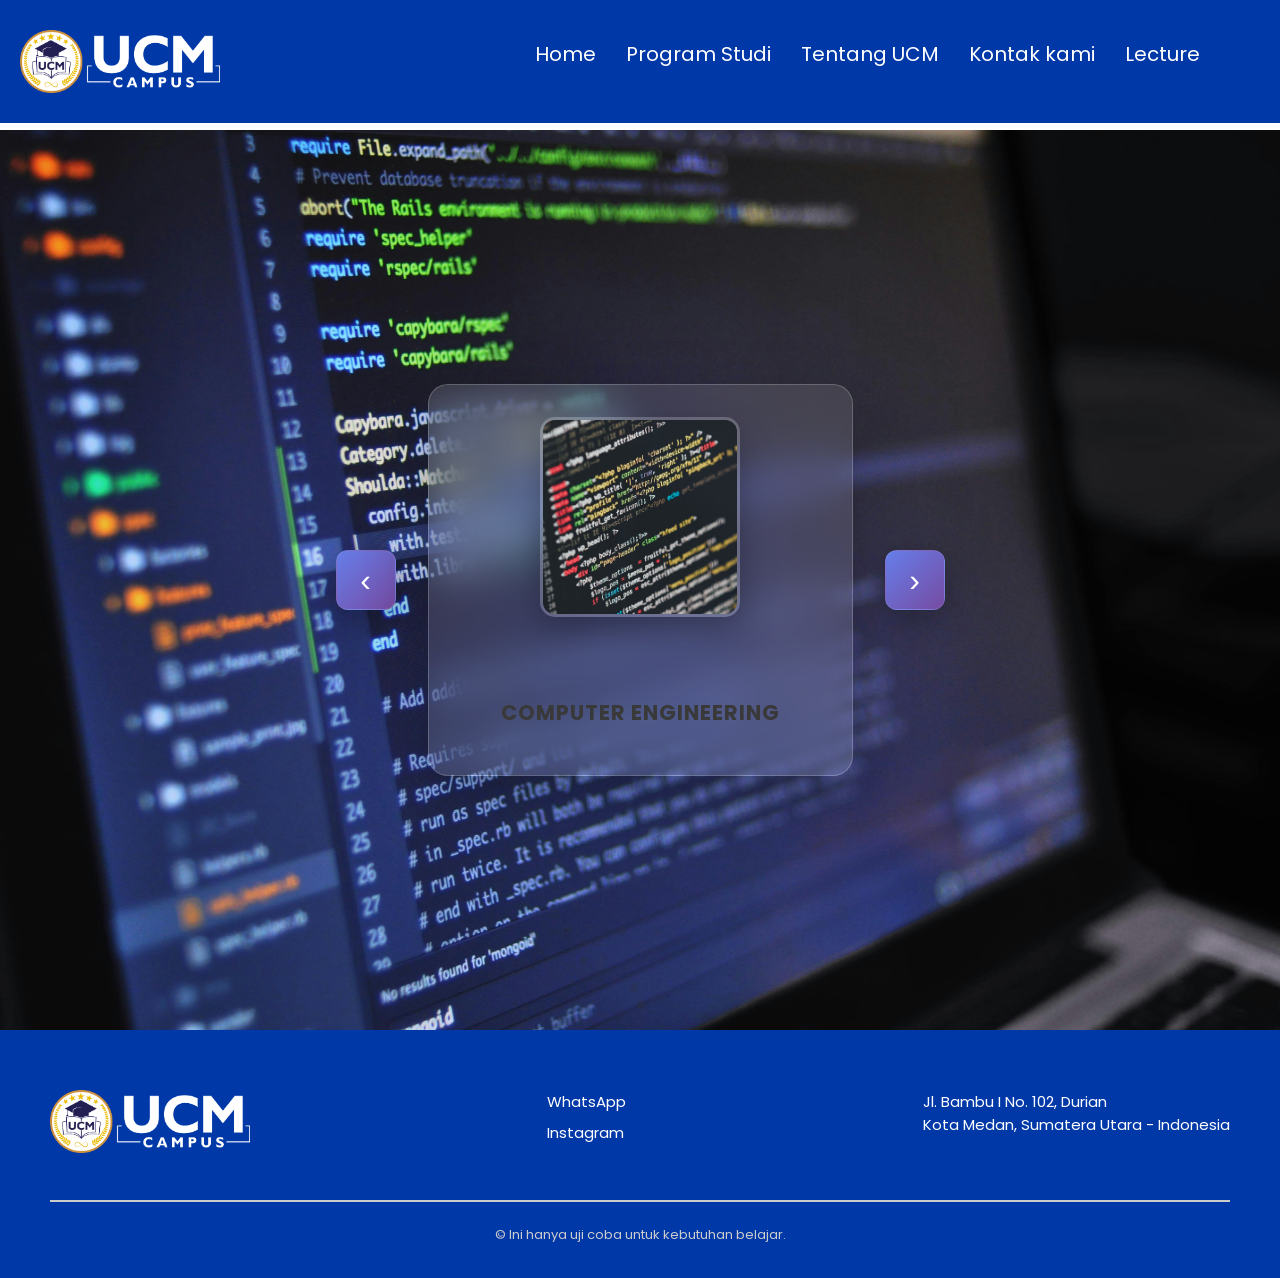
<file: Akademik.html>
<!DOCTYPE html>
<html lang="en">
<head>
    <meta charset="UTF-8">
    <meta name="viewport" content="width=device-width, initial-scale=1.0">
    <title>Program Studi</title>
     <link href="Uji_coba-layout.css" rel="stylesheet">
     <link href="https://fonts.googleapis.com/css2?family=Poppins&display=swap" rel="stylesheet">
</head>
<body>
    <div id="header">
      
      <a href="index.html"><img src="layout/logoucm3.png" alt="logo UCM Campus" class="logo-header"></a>
      <!-- <h1 class="judul-1-1">Politeknik Unggulan Cipta Mandiri</h1> -->

      <ul class="menu-utama">
        <li><a href="WebKampus_versi2.html" class="text-warna">Home</a></li>
        <li><a href="Akademik.html" class="text-warna">Program Studi</a></li>
        <li><a href="TentangUCM.html" class="text-warna">Tentang UCM</a></li>
        <li><a href="KontakUCM.html" class="text-warna">Kontak kami</a></li>
        <li><a href="lecture.html" class="text-warna">Lecture</a></li>
      </ul>
    </div>

    <div class="container">
      <div class="background-overlay" id="backgroundOverlay"></div>

      <div class="selector-container">
        <button class="nav-button" id="prevBtn" onclick="previousChoice()">‹</button>

        <div class="choice-display" id="choiceDisplay">
          <!-- choice 1 -->
           <div class="choice-item active" data-bg="bg-1">
          <img class="choice-image" id="choiceImage" src="layout/computer.jpg" alt="Choice Image">
          <h2 class="choice-title"></h2>
          <p class="choice-description"></p>
          <a class="select-button" href="layout/Studi Program/computer/computer-history.html">Computer Engineering</a>
          </div>
          
          <div class="choice-item" data-bg="bg-2">
            <img class="choice-image" id="choiceImage" src="layout/hospitality.jpg" alt="Choice Image">
            <h2 class="choice-title"></h2>
            <p class="choice-description"></p>
            <a class="select-button" href="layout/Studi Program/hospitality/hosplital.html">Hospitality</a>
          </div>

          <div class="choice-item" data-bg="bg-3">
            <img class="choice-image" id="choiceImage" src="layout/financial.jpg" alt="Choice Image">
            <h2 class="choice-title"></h2>
            <p class="choice-description"></p>
            <a class="select-button" href="layout/Studi Program/financial management/Finansial-management.html">Financial-Management</a>
          </div>

          <div class="choice-item" data-bg="bg-4">
            <a href="layout/Studi Program/accounting/akuntasi.html">
             <img class="choice-image" id="choiceImage" src="layout/accounting.jpg" alt="Choice Image">
            </a>
            <h2 class="choice-title"></h2>
            <p class="choice-description"></p>
            <a class="select-button" href="layout/Studi Program/accounting/akuntasi.html">Accounting</a>
          </div>

          <div class="choice-item" data-bg="bg-5">
            <img class="choice-image" id="choiceImage" src="layout/tax.jpg" alt="Choice Image">
            <h2 class="choice-title"></h2>
            <p class="choice-description"></p>
            <a class="select-button" href="layout/Studi Program/tax management/">Tax Management</a>
          </div>

          <div class="choice-item"data-bg="bg-6">
            <img class="choice-image" id="choiceImage" src="layout/business.jpg" alt="Choice Image">
            <h2 class="choice-title"></h2>
            <p class="choice-description"></p>
            <a class="select-button" href="layout/Studi Program/bisnis admin/Admin-bisnis.html">Business Administration</a>
          </div>

        </div>
        <button class="nav-button" onclick="nextChoice()">›</button>
      </div>
    </div>

    <footer class="footer-biru">
    <div id="footer-container">
        <div class="logo-footer">
       <a href="index.html"><img src="layout/logoucm3.png" alt="logo-bagian-footer" class="logoucmfooter"></a>
       </div>

       <div class="footer-links"> 
        <a href="https://api.whatsapp.com/send/?phone=6281376159347&text=Hello+UCM+Campus%21+nama+saya+...&type=phone_number&app_absent=0"><p class="tulisan-footer">WhatsApp</p></a>
        <a href="https://www.instagram.com/ucmcampus?igsh=YjU0eDM2d3Fpanlk"><p class="tulisan-footer">Instagram</p></a>
       </div>

       <div class="footer-contact">
        <p>
          Jl. Bambu I No. 102, Durian<br>
          Kota Medan, Sumatera Utara - Indonesia
        </p>
       </div>

    </div>
       <hr class="footer-line">
       <p class="footer-copy">© Ini hanya uji coba untuk kebutuhan belajar.</p>
    </footer>

    <!-- animasi pergerakannya -->
     <script src="layout/Studi Program/Animasi_pergerakan.js"></script>
</body>
</html>
</file>
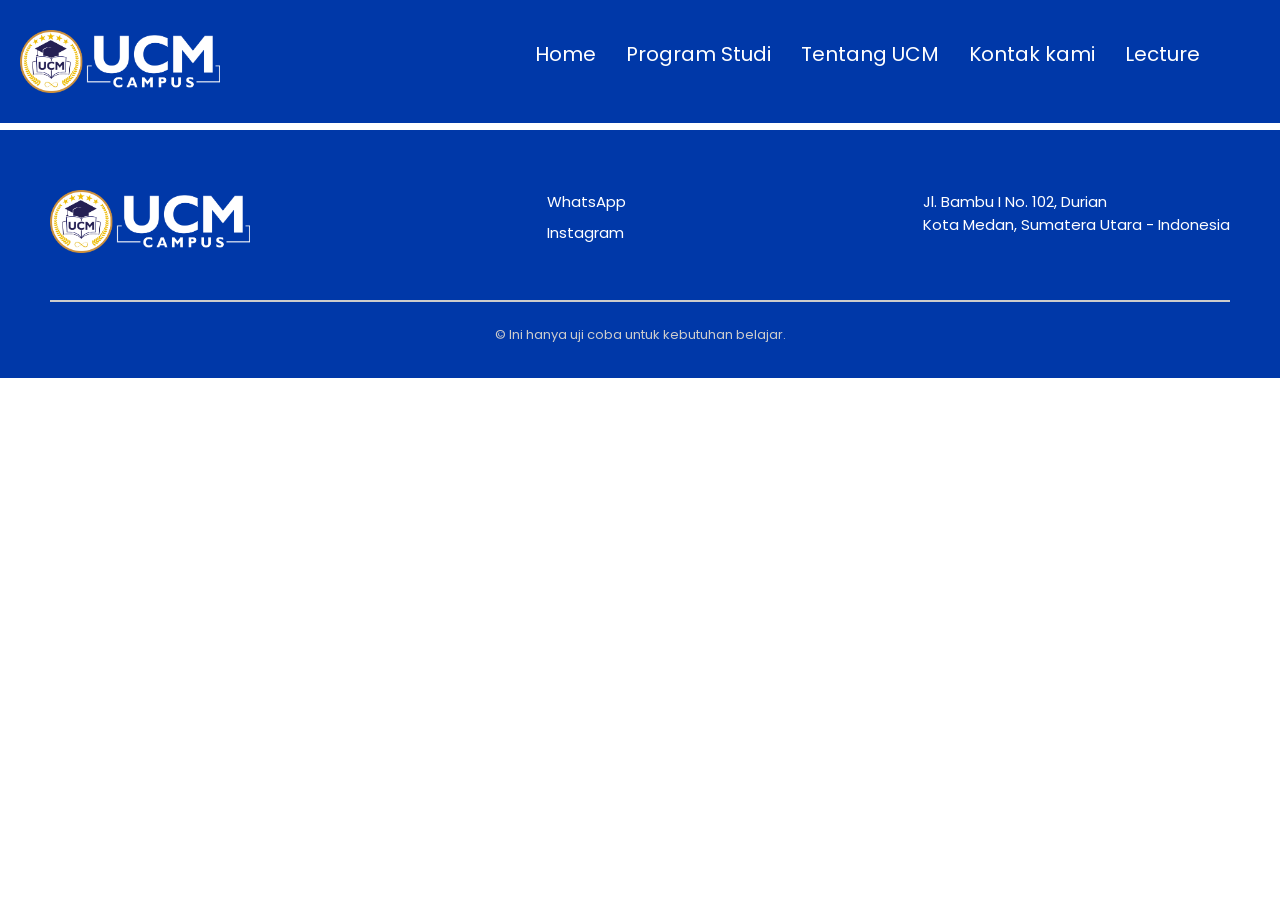
<file: lecture.html>
<!DOCTYPE html>
<html lang="en">

<head>
    <meta charset="UTF-8">
    <meta name="viewport" content="width=device-width, initial-scale=1.0">
    <title> </title>
    <!-- css -->
    <link href="Uji_coba-layout.css" rel="stylesheet">
    <link href="https://fonts.googleapis.com/css2?family=Poppins&display=swap" rel="stylesheet">
</head>

<body>
    <!-- bagian ini bagian header beserta tombol kawan-kawanya -->
    <div id="header">

        <a href="index.html"><img src="layout/logoucm3.png" alt="logo UCM Campus" class="logo-header"></a>
        <!-- <h1 class="judul-1-1">Politeknik Unggulan Cipta Mandiri</h1> -->

        <ul class="menu-utama">
            <li><a href="WebKampus_versi2.html" class="text-warna">Home</a></li>
            <li><a href="Akademik.html" class="text-warna">Program Studi</a></li>
            <li><a href="TentangUCM.html" class="text-warna">Tentang UCM</a></li>
            <li><a href="KontakUCM.html" class="text-warna">Kontak kami</a></li>
            <li><a href="lecture.html" class="text-warna">Lecture</a></li>
        </ul>

    </div>

    <div class=""></div>

</body>



<footer class="footer-biru">
    <div id="footer-container">
        <div class="logo-footer">
            <a href="index.html"><img src="layout/logoucm3.png" alt="logo-bagian-footer" class="logoucmfooter"></a>
        </div>

        <div class="footer-links">
            <a
                href="https://api.whatsapp.com/send/?phone=6281376159347&text=Hello+UCM+Campus%21+nama+saya+...&type=phone_number&app_absent=0">
                <p class="tulisan-footer">WhatsApp</p>
            </a>
            <a href="https://www.instagram.com/ucmcampus?igsh=YjU0eDM2d3Fpanlk">
                <p class="tulisan-footer">Instagram</p>
            </a>
        </div>

        <div class="footer-contact">
            <p>
                Jl. Bambu I No. 102, Durian<br>
                Kota Medan, Sumatera Utara - Indonesia
            </p>
        </div>

    </div>
    <hr class="footer-line">
    <p class="footer-copy">© Ini hanya uji coba untuk kebutuhan belajar.</p>
</footer>

<!-- untuk layoutheader perbesar kecil -->
<script src="layout/Perbesar-Perkecil.js" defer></script>
</file>
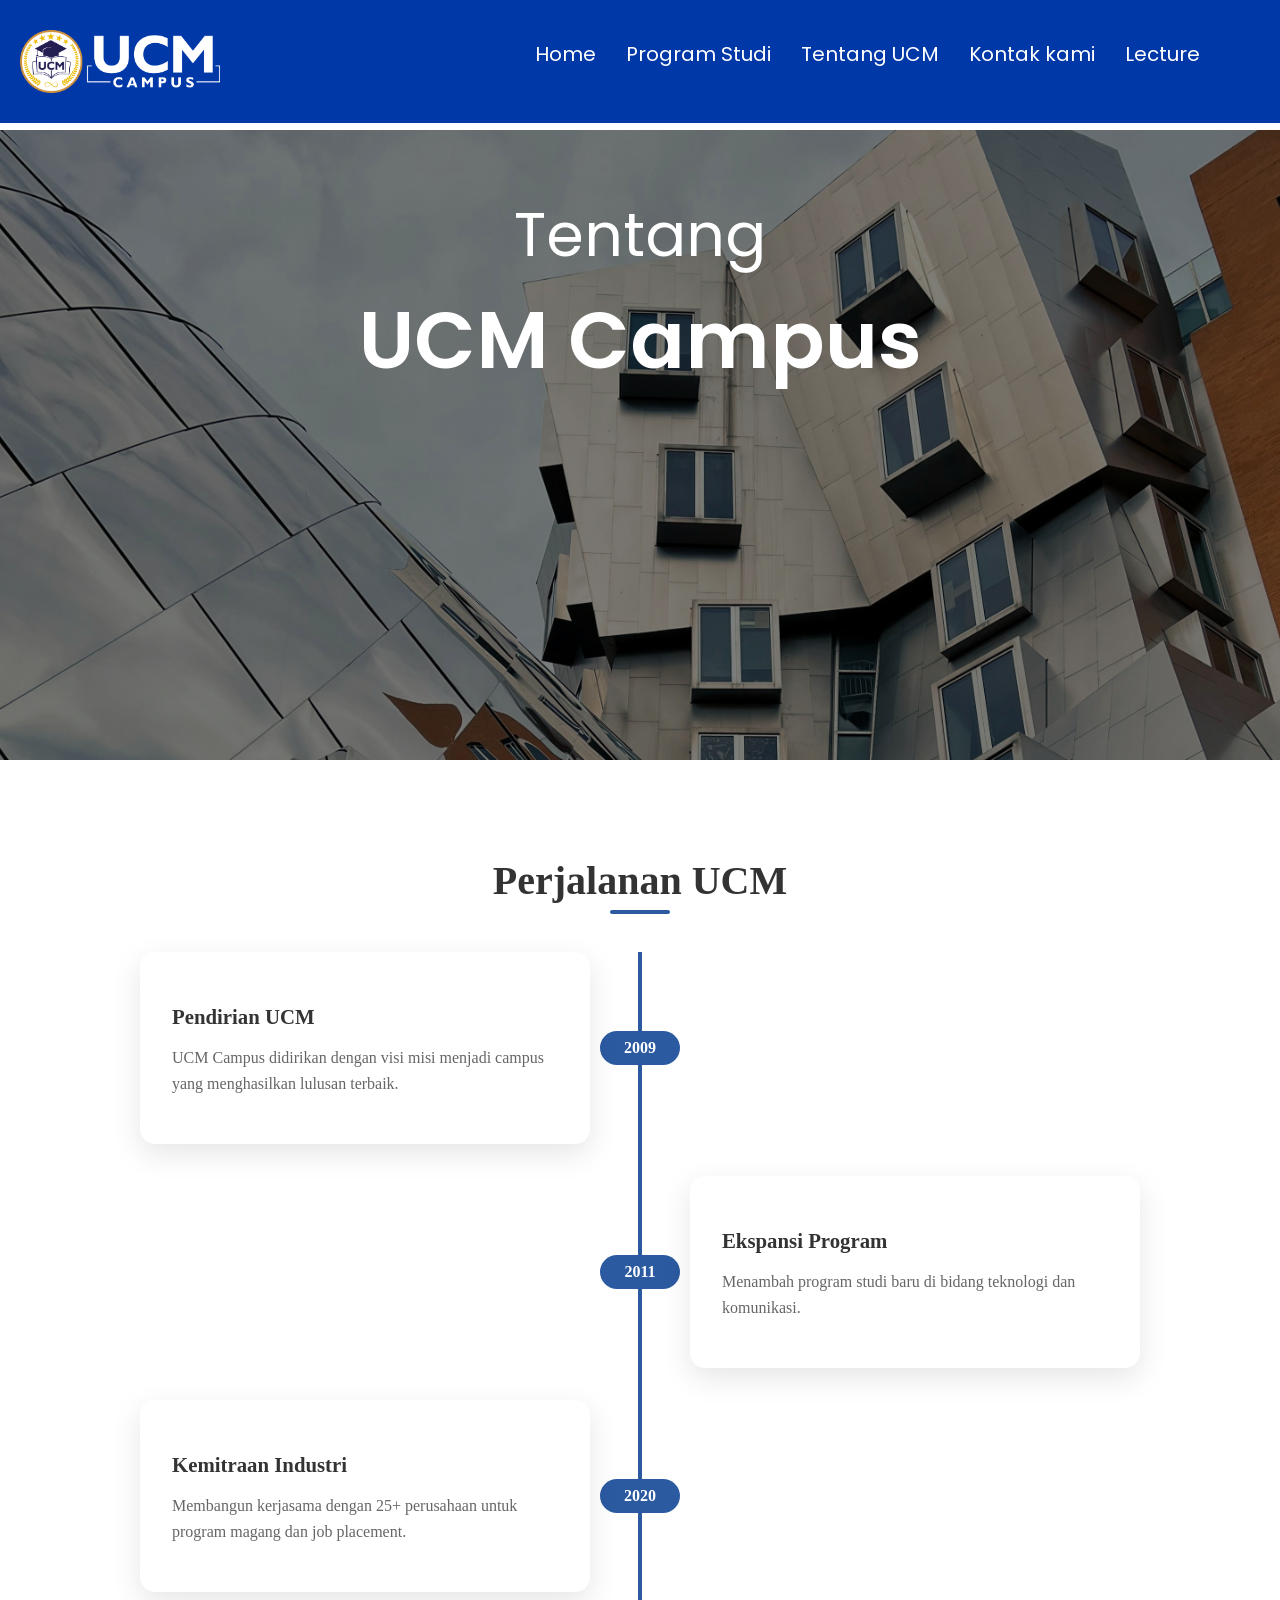
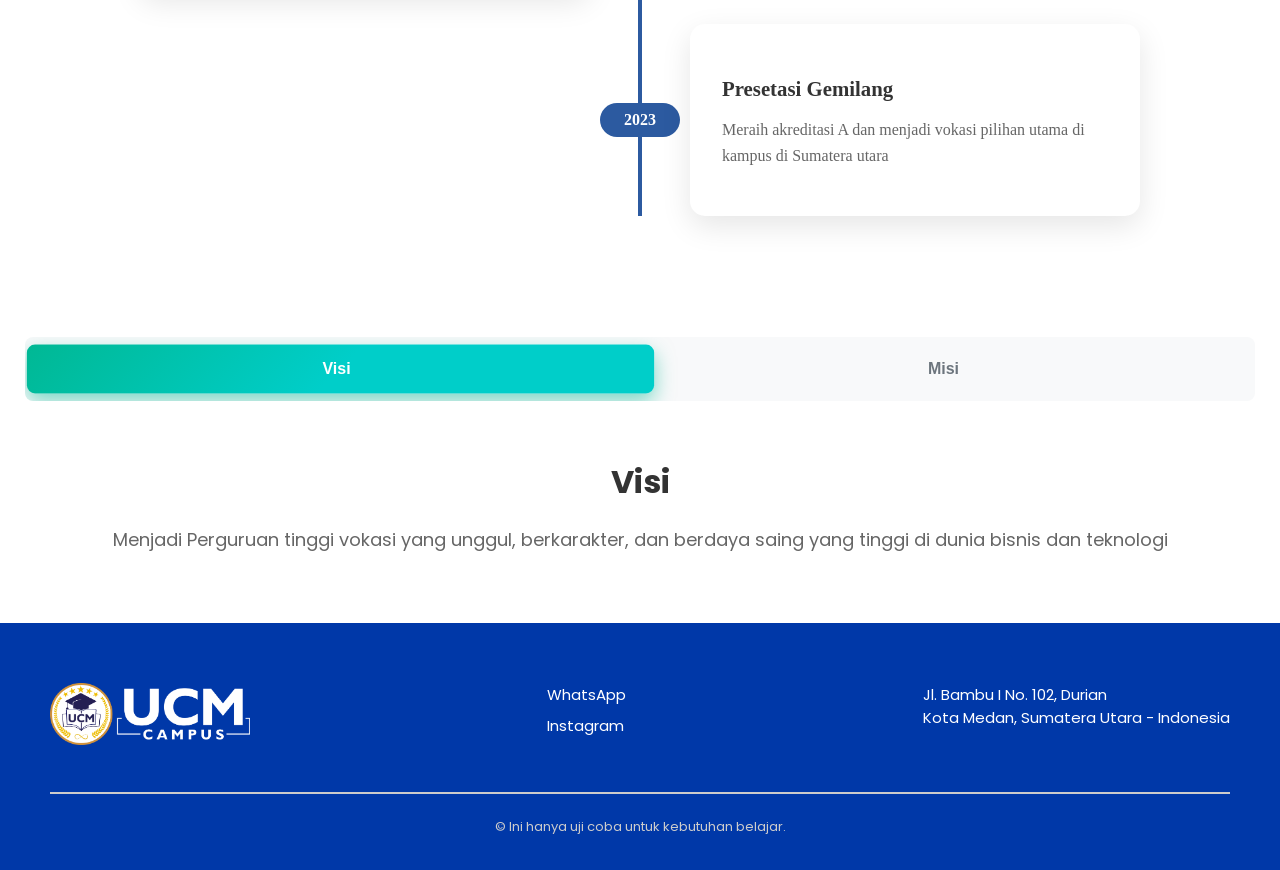
<file: TentangUCM.html>
<!DOCTYPE html>
<html lang="en">
<head>
    <meta charset="UTF-8">
    <meta name="viewport" content="width=device-width, initial-scale=1.0">
    <title> </title>
        <!-- css -->
        <link href="Uji_coba-layout.css" rel="stylesheet">
        <link href="https://fonts.googleapis.com/css2?family=Poppins&display=swap" rel="stylesheet">
</head>
<body>
  <!-- bagian ini bagian header beserta tombol kawan-kawanya -->
    <div id="header">
      
      <a href="index.html"><img src="layout/logoucm3.png" alt="logo UCM Campus" class="logo-header"></a>
      <!-- <h1 class="judul-1-1">Politeknik Unggulan Cipta Mandiri</h1> -->

      <ul class="menu-utama">
        <li><a href="WebKampus_versi2.html" class="text-warna">Home</a></li>
        <li><a href="Akademik.html" class="text-warna">Program Studi</a></li>
        <li><a href="TentangUCM.html" class="text-warna">Tentang UCM</a></li>
        <li><a href="KontakUCM.html" class="text-warna">Kontak kami</a></li>
        <li><a href="lecture.html" class="text-warna">Lecture</a></li>
      </ul>
     
    </div>

    <div class="body">
        <div class="bc-gambar">
        <div class="gambar-gedung">
            <p>Tentang</p><span>UCM Campus</span>
            </div>
        </div>
    </div>

    <section class="timeline-section">
      <h2 class="title-section">Perjalanan UCM</h2>
      <div class="timeline">

        <div class="timeline-item">
          <div class="timeline-year">2009</div>
          <div class="timeline-content">
            <h3 class="timeline-title">Pendirian UCM</h3>
            <p class="timeline-desc">UCM Campus didirikan dengan visi misi menjadi campus yang menghasilkan lulusan terbaik.</p>
          </div>
        </div>

        <div class="timeline-item">
          <div class="timeline-year">2011</div>
          <div class="timeline-content">
            <h3 class="timeline-title">Ekspansi Program</h3>
            <p class="timeline-desc">Menambah program studi baru di bidang teknologi dan komunikasi.</p>
          </div>
        </div>


        <div class="timeline-item">
          <div class="timeline-year">2020</div>
          <div class="timeline-content">
            <h3 class="timeline-title">Kemitraan Industri</h3>
            <p class="timeline-desc">Membangun kerjasama dengan 25+ perusahaan untuk program magang dan job placement.</p>
          </div>
        </div>

        <div class="timeline-item">
          <div class="timeline-year">2023</div>
          <div class="timeline-content">
            <h3 class="timeline-title">Presetasi Gemilang</h3>
            <p class="timeline-desc">Meraih akreditasi A dan menjadi vokasi pilihan utama di kampus di Sumatera utara</p>
          </div>
        </div>
      </div>
    </section>

    <div class="more-examp">
      <div class="slide-tabs">
        <div class="slide-indicator" id="slideIndicator"></div>
        <div class="slide-tabs-buttons">
          <button class="slide-tab active" onclick="switchSlideTab(0,this)">
            Visi
          </button>

          <button class="slide-tab" onclick="switchSlideTab(1,this)">
            Misi
          </button>

        </div>
      </div>

    <div class="slide-tab-content active" id="slideContent0">
      <h3 class="judul-VisidanMisi"> Visi </h3>
      <p class="vision-1">Menjadi Perguruan tinggi vokasi yang unggul, berkarakter, dan berdaya saing yang tinggi di dunia bisnis dan teknologi</p>
    </div>

      <div class="slide-tab-content" id="slideContent1">
       <p class="judul-VisidanMisi">Mission</p>
       <ul class="titik">
        <li>Menyelenggarakan pendidikan vokasi yang berbasis ilmu pengetahuan dan teknologi serta bertaqwa kepada Tuhan Yang Maha Esa.</li>
        <li>Menyelenggarakan pendidikan yang berfokus pada pengembangan karakter.</li>
        <li>Menyelenggarakan penelitian yang berbasis ilmu pengetahuan dan teknologi dan pengabdian pada masyarakat yang berguna untuk meningkatkan daya saing bangsa.</li>
        <li>Meningkatkan kualitas manajemen institusi melalui perbaikan berkelanjutan berdasarkan prinsip tata kelola yang baik.</li>
        <li>Menyelenggarakan kerjasama baik di tingkat nasional maupun regional.</li>
        <li>Mempersiapkan lulusan Sarjana 1 (S1) yang berkarakter dan siap terjun dalam meningkatkan kehidupan masyarakat Indonesia.</li>
       </ul>
      </div>
    </div>
    </div>



<footer class="footer-biru">
    <div id="footer-container">
        <div class="logo-footer">
       <a href="index.html"><img src="layout/logoucm3.png" alt="logo-bagian-footer" class="logoucmfooter"></a>
       </div>

       <div class="footer-links"> 
        <a href="https://api.whatsapp.com/send/?phone=6281376159347&text=Hello+UCM+Campus%21+nama+saya+...&type=phone_number&app_absent=0"><p class="tulisan-footer">WhatsApp</p></a>
        <a href="https://www.instagram.com/ucmcampus?igsh=YjU0eDM2d3Fpanlk"><p class="tulisan-footer">Instagram</p></a>
       </div>

       <div class="footer-contact">
        <p>
          Jl. Bambu I No. 102, Durian<br>
          Kota Medan, Sumatera Utara - Indonesia
        </p>
       </div>

    </div>
       <hr class="footer-line">
       <p class="footer-copy">© Ini hanya uji coba untuk kebutuhan belajar.</p>
    </footer>

     <!-- untuk layoutheader perbesar kecil -->
    <script src="layout/Perbesar-Perkecil.js" defer></script>

    <!-- untuk bagian animasi untuk judul ucm -->
    <script src="Tentang-UCM/animasi-entrance.js" defer></script>

    <!-- untuk bagian animasi untuk scroll pada background -->
     <script src="Tentang-UCM/Animasi_paralex.js" defer></script>

     <!-- untuk bagian animasi untuk sejarah -->
    <script src="Tentang-UCM/untuk_slideSejarah.js" defer></script>

    <!-- untuk bagian animasi slide visi misi -->
    <script src="Tentang-UCM/Menu-visi-misi.js" defer></script>

    <!-- animasi bagian facilty -->
     <script src="Tentang-UCM/Animasi_facility.js"></script>
</body>
</file>
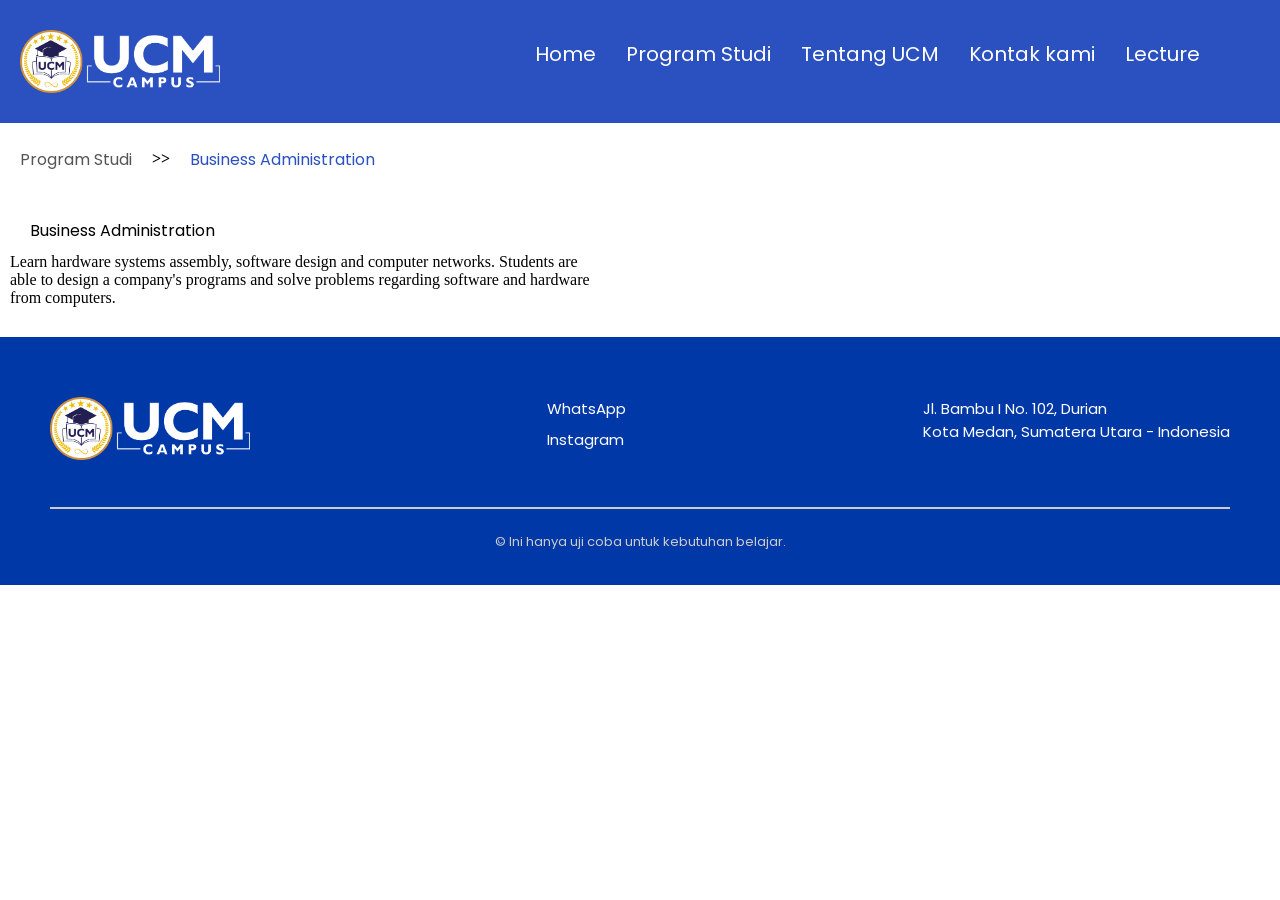
<file: layout/Studi Program/bisnis admin/Admin-bisnis.html>
<!DOCTYPE html>
<html lang="en">
<head>
    <meta charset="UTF-8">
    <meta name="viewport" content="width=device-width, initial-scale=1.0">
    <title> </title>
        <!-- css -->
        <link href="../ProgramStudi.css" rel="stylesheet">
        <link href="https://fonts.googleapis.com/css2?family=Poppins&display=swap" rel="stylesheet">
</head>
<body>
  <!-- bagian ini bagian header beserta tombol kawan-kawanya -->
    <div id="header">
      
      <a href="../../../WebKampus_versi2.html"><img src="../../logoucm3.png" alt="logo UCM Campus" class="logo-header"></a>
      <!-- <h1 class="judul-1-1">Politeknik Unggulan Cipta Mandiri</h1> -->

      <ul class="menu-utama">
        <li><a href="../../../WebKampus_versi2.html" class="text-warna">Home</a></li>
        <li><a href="../../../Akademik.html" class="text-warna">Program Studi</a></li>
        <li><a href="../../../TentangUCM.html" class="text-warna">Tentang UCM</a></li>
        <li><a href="../../../KontakUCM.html" class="text-warna">Kontak kami</a></li>
        <li><a href="../../../lecture.html" class="text-warna">Lecture</a></li>
      </ul>
     
    </div>

    <div class="Bagian-riwayat-bros">
        <div class="bagian-home">
         <a href="../../../Akademik.html" class="Program-studi">Program Studi</a>
        </div>

        <div class="garis-penanda">
         <a>>></a>
        </div>

        <div class="bagian-history">
         <a>Business Administration</a>
        </div>
    </div>
    <div class="sejarah">
      <div class="judul-S.C">
        <p class="judul">Business Administration</p>
      </div>

      <div class="isi-S.C">
        <p class="isi"> Learn hardware systems assembly, software design and computer networks. Students are able to design a company's programs and solve problems regarding software and hardware from computers.</p>
      </div>
    </div>








<footer class="footer-biru">
    <div id="footer-container">
        <div class="logo-footer">
       <a href="../../../WebKampus_versi2.html"><img src="../../logoucm3.png" alt="logo-bagian-footer" class="logoucmfooter"></a>
       </div>

       <div class="footer-links"> 
        <a href="https://api.whatsapp.com/send/?phone=6281376159347&text=Hello+UCM+Campus%21+nama+saya+...&type=phone_number&app_absent=0"><p class="tulisan-footer">WhatsApp</p></a>
        <a href="https://www.instagram.com/ucmcampus?igsh=YjU0eDM2d3Fpanlk"><p class="tulisan-footer">Instagram</p></a>
       </div>

       <div class="footer-contact">
        <p>
          Jl. Bambu I No. 102, Durian<br>
          Kota Medan, Sumatera Utara - Indonesia
        </p>
       </div>

    </div>
       <hr class="footer-line">
       <p class="footer-copy">© Ini hanya uji coba untuk kebutuhan belajar.</p>
    </footer>
</file>
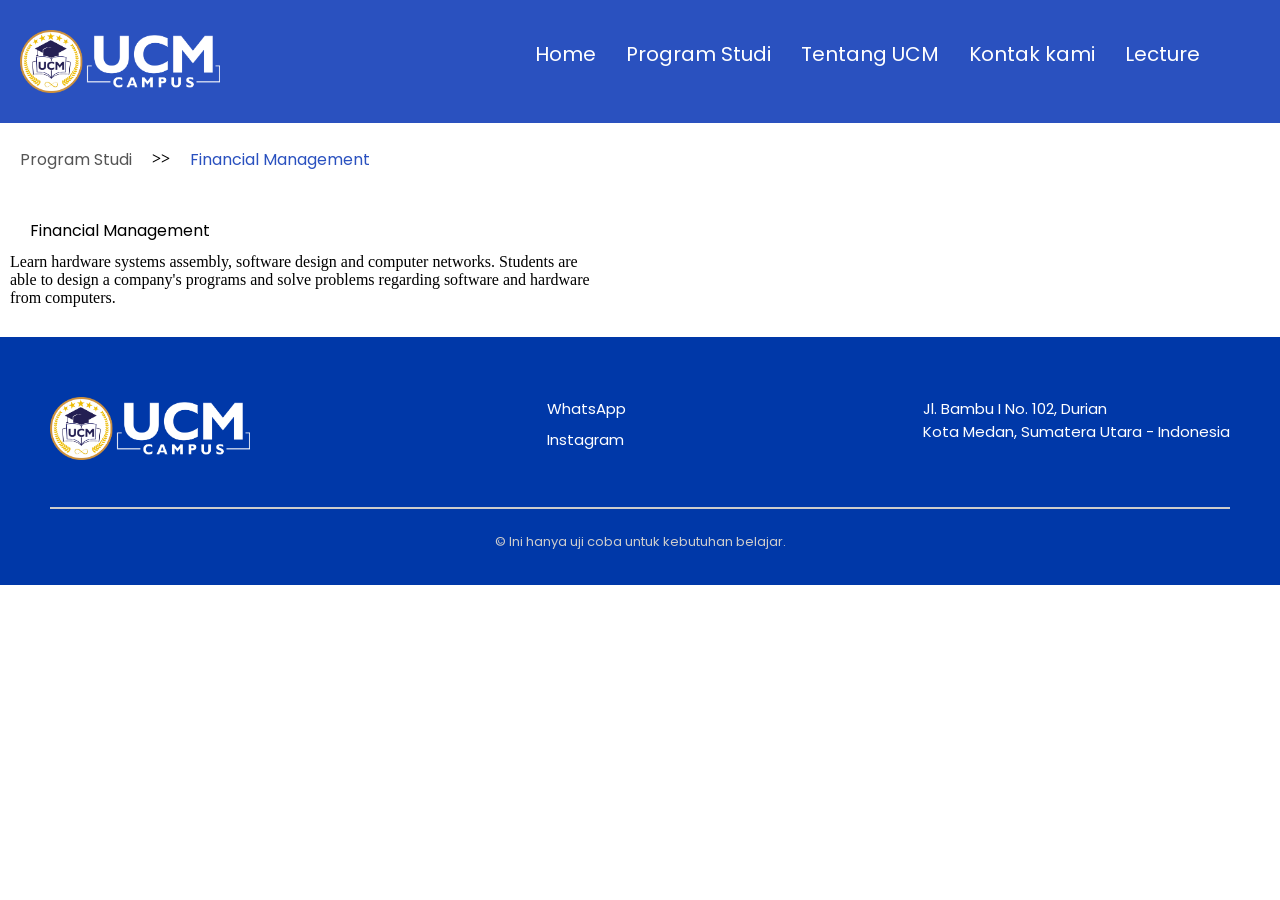
<file: layout/Studi Program/financial management/Finansial-management.html>
<!DOCTYPE html>
<html lang="en">
<head>
    <meta charset="UTF-8">
    <meta name="viewport" content="width=device-width, initial-scale=1.0">
    <title> </title>
        <!-- css -->
        <link href="../ProgramStudi.css" rel="stylesheet">
        <link href="https://fonts.googleapis.com/css2?family=Poppins&display=swap" rel="stylesheet">
</head>
<body>
  <!-- bagian ini bagian header beserta tombol kawan-kawanya -->
    <div id="header">
      
      <a href="../../../WebKampus_versi2.html"><img src="../../logoucm3.png" alt="logo UCM Campus" class="logo-header"></a>
      <!-- <h1 class="judul-1-1">Politeknik Unggulan Cipta Mandiri</h1> -->

      <ul class="menu-utama">
        <li><a href="../../../WebKampus_versi2.html" class="text-warna">Home</a></li>
        <li><a href="../../../Akademik.html" class="text-warna">Program Studi</a></li>
        <li><a href="../../../TentangUCM.html" class="text-warna">Tentang UCM</a></li>
        <li><a href="../../../KontakUCM.html" class="text-warna">Kontak kami</a></li>
         <li><a href="../../../lecture.html" class="text-warna">Lecture</a></li>
      </ul>
     
    </div>

    <div class="Bagian-riwayat-bros">
        <div class="bagian-home">
         <a href="../../../Akademik.html" class="Program-studi">Program Studi</a>
        </div>

        <div class="garis-penanda">
         <a>>></a>
        </div>

        <div class="bagian-history">
         <a>Financial Management</a>
        </div>
    </div>
    <div class="sejarah">
      <div class="judul-S.C">
        <p class="judul">Financial Management</p>
      </div>

      <div class="isi-S.C">
        <p class="isi"> Learn hardware systems assembly, software design and computer networks. Students are able to design a company's programs and solve problems regarding software and hardware from computers.</p>
      </div>
    </div>








<footer class="footer-biru">
    <div id="footer-container">
        <div class="logo-footer">
       <a href="../../../WebKampus_versi2.html"><img src="../../logoucm3.png" alt="logo-bagian-footer" class="logoucmfooter"></a>
       </div>

       <div class="footer-links"> 
        <a href="https://api.whatsapp.com/send/?phone=6281376159347&text=Hello+UCM+Campus%21+nama+saya+...&type=phone_number&app_absent=0"><p class="tulisan-footer">WhatsApp</p></a>
        <a href="https://www.instagram.com/ucmcampus?igsh=YjU0eDM2d3Fpanlk"><p class="tulisan-footer">Instagram</p></a>
       </div>

       <div class="footer-contact">
        <p>
          Jl. Bambu I No. 102, Durian<br>
          Kota Medan, Sumatera Utara - Indonesia
        </p>
       </div>

    </div>
       <hr class="footer-line">
       <p class="footer-copy">© Ini hanya uji coba untuk kebutuhan belajar.</p>
    </footer>
</file>
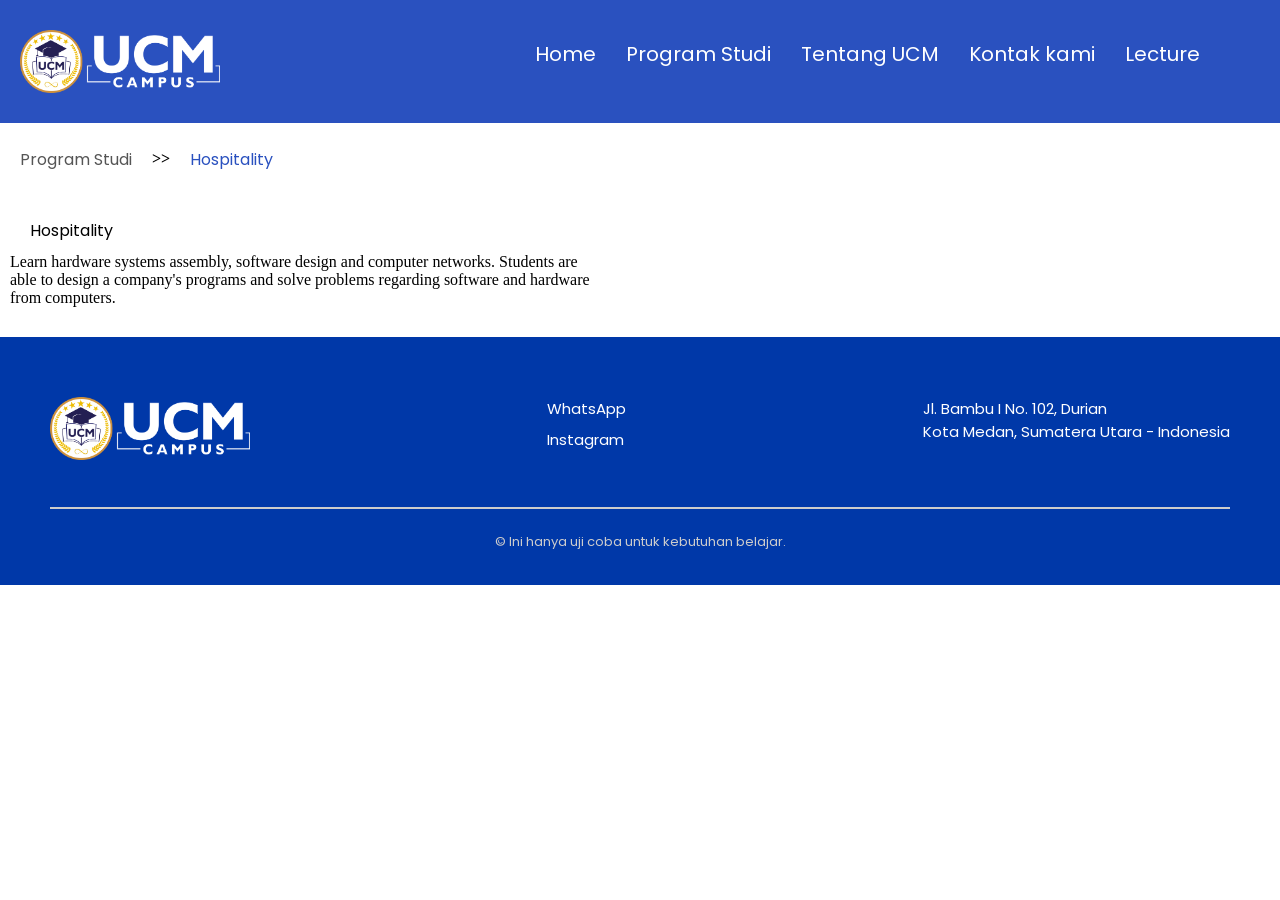
<file: layout/Studi Program/hospitality/hosplital.html>
<!DOCTYPE html>
<html lang="en">
<head>
    <meta charset="UTF-8">
    <meta name="viewport" content="width=device-width, initial-scale=1.0">
    <title> </title>
        <!-- css -->
        <link href="../ProgramStudi.css" rel="stylesheet">
        <link href="https://fonts.googleapis.com/css2?family=Poppins&display=swap" rel="stylesheet">
</head>
<body>
  <!-- bagian ini bagian header beserta tombol kawan-kawanya -->
    <div id="header">
      
      <a href="../../../WebKampus_versi2.html"><img src="../../logoucm3.png" alt="logo UCM Campus" class="logo-header"></a>
      <!-- <h1 class="judul-1-1">Politeknik Unggulan Cipta Mandiri</h1> -->

      <ul class="menu-utama">
        <li><a href="../../../WebKampus_versi2.html" class="text-warna">Home</a></li>
        <li><a href="../../../Akademik.html" class="text-warna">Program Studi</a></li>
        <li><a href="../../../TentangUCM.html" class="text-warna">Tentang UCM</a></li>
        <li><a href="../../../KontakUCM.html" class="text-warna">Kontak kami</a></li>
         <li><a href="../../../lecture.html" class="text-warna">Lecture</a></li>
      </ul>
     
    </div>

    <div class="Bagian-riwayat-bros">
        <div class="bagian-home">
         <a href="../../../Akademik.html" class="Program-studi">Program Studi</a>
        </div>

        <div class="garis-penanda">
         <a>>></a>
        </div>

        <div class="bagian-history">
         <a>Hospitality</a>
        </div>
    </div>
    <div class="sejarah">
      <div class="judul-S.C">
        <p class="judul">Hospitality</p>
      </div>

      <div class="isi-S.C">
        <p class="isi"> Learn hardware systems assembly, software design and computer networks. Students are able to design a company's programs and solve problems regarding software and hardware from computers.</p>
      </div>
    </div>








<footer class="footer-biru">
    <div id="footer-container">
        <div class="logo-footer">
       <a href="../../../WebKampus_versi2.html"><img src="../../logoucm3.png" alt="logo-bagian-footer" class="logoucmfooter"></a>
       </div>

       <div class="footer-links"> 
        <a href="https://api.whatsapp.com/send/?phone=6281376159347&text=Hello+UCM+Campus%21+nama+saya+...&type=phone_number&app_absent=0"><p class="tulisan-footer">WhatsApp</p></a>
        <a href="https://www.instagram.com/ucmcampus?igsh=YjU0eDM2d3Fpanlk"><p class="tulisan-footer">Instagram</p></a>
       </div>

       <div class="footer-contact">
        <p>
          Jl. Bambu I No. 102, Durian<br>
          Kota Medan, Sumatera Utara - Indonesia
        </p>
       </div>

    </div>
       <hr class="footer-line">
       <p class="footer-copy">© Ini hanya uji coba untuk kebutuhan belajar.</p>
    </footer>
</file>
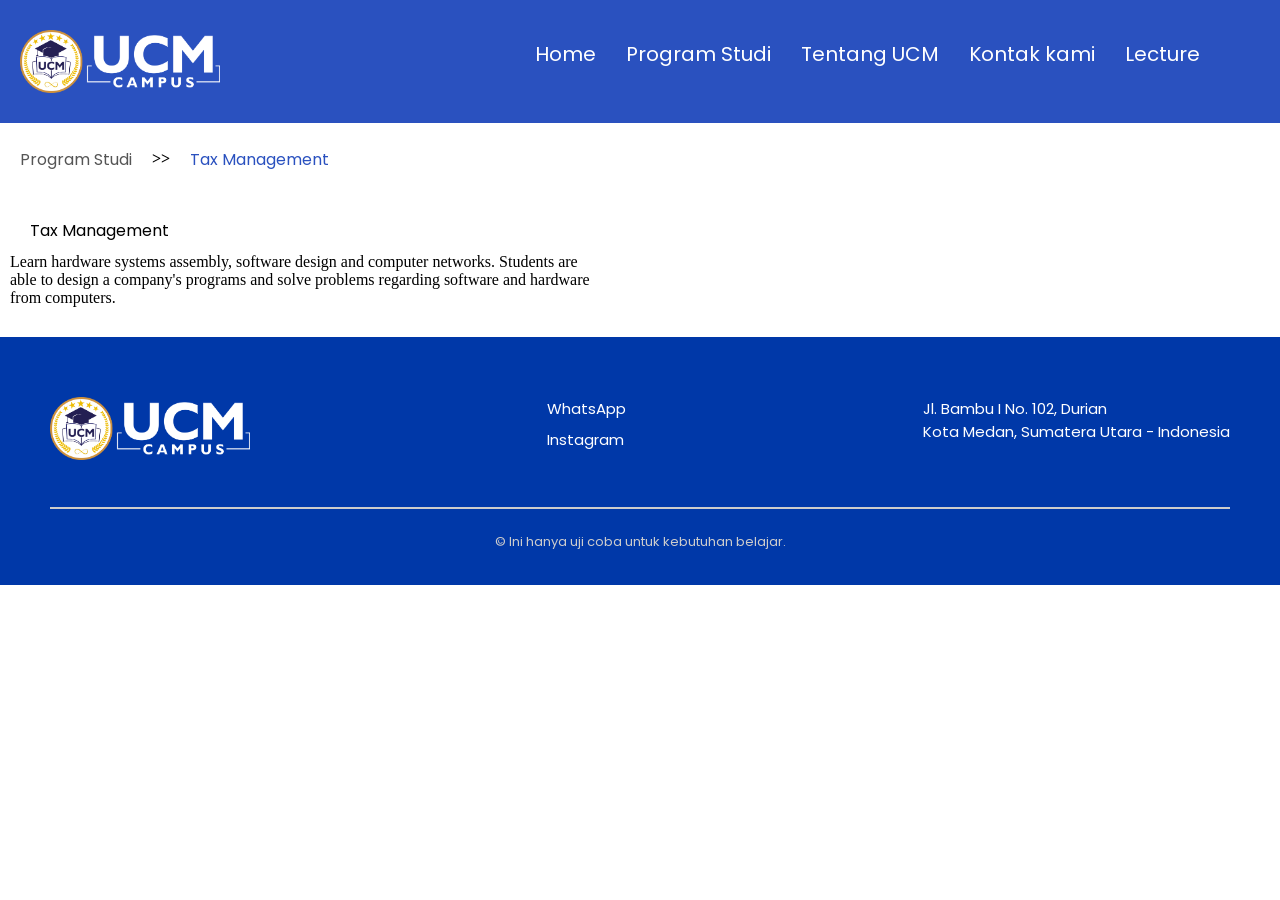
<file: layout/Studi Program/tax management/Tax-management.html>
<!DOCTYPE html>
<html lang="en">
<head>
    <meta charset="UTF-8">
    <meta name="viewport" content="width=device-width, initial-scale=1.0">
    <title> </title>
        <!-- css -->
        <link href="../ProgramStudi.css" rel="stylesheet">
        <link href="https://fonts.googleapis.com/css2?family=Poppins&display=swap" rel="stylesheet">
</head>
<body>
  <!-- bagian ini bagian header beserta tombol kawan-kawanya -->
    <div id="header">
      
      <a href="../../../WebKampus_versi2.html"><img src="../../logoucm3.png" alt="logo UCM Campus" class="logo-header"></a>
      <!-- <h1 class="judul-1-1">Politeknik Unggulan Cipta Mandiri</h1> -->

      <ul class="menu-utama">
        <li><a href="../../../WebKampus_versi2.html" class="text-warna">Home</a></li>
        <li><a href="../../../Akademik.html" class="text-warna">Program Studi</a></li>
        <li><a href="../../../TentangUCM.html" class="text-warna">Tentang UCM</a></li>
        <li><a href="../../../KontakUCM.html" class="text-warna">Kontak kami</a></li>
        <li><a href="../../../lecture.html" class="text-warna">Lecture</a></li>
      </ul>
     
    </div>

    <div class="Bagian-riwayat-bros">
        <div class="bagian-home">
         <a href="../../../Akademik.html" class="Program-studi">Program Studi</a>
        </div>

        <div class="garis-penanda">
         <a>>></a>
        </div>

        <div class="bagian-history">
         <a>Tax Management</a>
        </div>
    </div>
    <div class="sejarah">
      <div class="judul-S.C">
        <p class="judul">Tax Management</p>
      </div>

      <div class="isi-S.C">
        <p class="isi"> Learn hardware systems assembly, software design and computer networks. Students are able to design a company's programs and solve problems regarding software and hardware from computers.</p>
      </div>
    </div>








<footer class="footer-biru">
    <div id="footer-container">
        <div class="logo-footer">
       <a href="../../../WebKampus_versi2.html"><img src="../../logoucm3.png" alt="logo-bagian-footer" class="logoucmfooter"></a>
       </div>

       <div class="footer-links"> 
        <a href="https://api.whatsapp.com/send/?phone=6281376159347&text=Hello+UCM+Campus%21+nama+saya+...&type=phone_number&app_absent=0"><p class="tulisan-footer">WhatsApp</p></a>
        <a href="https://www.instagram.com/ucmcampus?igsh=YjU0eDM2d3Fpanlk"><p class="tulisan-footer">Instagram</p></a>
       </div>

       <div class="footer-contact">
        <p>
          Jl. Bambu I No. 102, Durian<br>
          Kota Medan, Sumatera Utara - Indonesia
        </p>
       </div>

    </div>
       <hr class="footer-line">
       <p class="footer-copy">© Ini hanya uji coba untuk kebutuhan belajar.</p>
    </footer>
</file>
<file: Uji_coba-layout.css>
* {
  box-sizing: border-box;
}

body {
  padding-top: 130px;
  min-height: 100vh;
  margin: 0;
  width: auto;
  overflow-x: hidden;
  max-width: 100%;
}

#header {
  background-color: #0038a8;
  padding: 30px 20px;
  display: flex;
  align-items: center;
  justify-content: space-between;
  transition: all 0.3s ease;
  position: fixed;
  width: 100%;
  top: 0;
  left: 0;
  z-index: 1000;
}

#header.shrink {
  padding: 5px 10px;
  font-size: 0.9em;
}

#header.shrink .logo-header {
  width: 150px;
}

.logo-header {
  display: flex;
  width: 200px;
  transition: all 0.3s ease;
  align-items: center;
}

.menu-utama {
  display: flex;
  flex-wrap: wrap;
  justify-content: center;
  gap: 30px;
  padding-left: 0;
  margin: 5px 0 20px 0;
  list-style-type: none;
  text-align: center;
  padding-right: 60px;
}

.menu-utama a {
  font-family: 'Poppins', sans-serif;
  display: inline-block;
  transition: all 0.3s ease;
  /* transform-origin: center center; */
}

/* animasi hover */
.text-warna {
  color: white;
  text-decoration: none;
  transition: all 3s ease;
  font-size: 20px;
}

.text-warna:hover {
  color: #ffffff;
  cursor: pointer;
  font-size: 20px;
  font-weight: bold;

}

/* batas animasi hover */

.vidio-container {
  position: relative;
  width: 100vw;
  height: 80vh;
  overflow: hidden;
  background: black;
  z-index: 0;
}

.vidio {
  position: relative;
  width: 100vw;
  height: 80vh;
  object-fit: cover;
  z-index: 0;
  display: block;
  background-color: black;
}

.vidio-overlay {
  position: absolute;
  top: 0;
  left: 0;
  width: 100%;
  height: 100%;
  background: rgba(0, 0, 0, 0.4);
  /* opacity:0.8; */
  z-index: 1;
}

.header-vidio {
  position: absolute;
  top: 50%;
  left: 50%;
  transform: translate(-50%, -50%);
  color: white;
  text-align: center;
  z-index: 2;
}

.header-vidio p {
  font-family: 'Montserrat', sans-serif;
  font-size: 3rem;
}

.header-vidio span {
  display: block;
  font-family: 'Montserrat', sans-serif;
  font-size: 6rem;

  font-weight: 700;
  text-transform: uppercase;
}

.header-vidio p,
.header-vidio span {
  margin: 0;
  padding: 0;
  line-height: 1;
  /* atau 1.2 jika ingin sedikit lebih lega */
}

.konten-utama-1 {
  position: relative;
  width: 100vw;
  margin: 20px 0 0 0;
  padding: 0;
  z-index: 0;
}

.vidio-2 {
  position: relative;
  width: 100vw;
  height: 80vh;
  object-fit: cover;
  z-index: 0;
  display: block;
  background-color: black;
}

.gedungUCM {
  width: 100%;
  height: auto;
  display: block;
}

.overlay-konten {
  position: absolute;
  top: 0;
  left: 0;
  width: 100%;
  height: 100%;
  background: linear-gradient(90deg,
      rgba(0, 0, 0, 1) 0%,
      /* Gelap di kiri */
      rgba(0, 0, 0, 0.70) 50%,
      rgba(255, 255, 255, 0) 100%
      /* Transparan atau putih bening di kanan */
    );

  z-index: 1;
}

.Tulisan-tengah {
  margin: 10% auto;
  align-items: center;
  text-align: center;
  background: linear-gradient(135deg, #1e40af 0%, #0ea5e9 100%);
  padding: 80px 20px;
  text-align: center;
}

.tulisan {
  font-family: 'Montserrat', sans-serif;
  font-size: 1.2em;
  color: #f8f8f7;
  font-weight: 600;
}

.about-ucm {
  padding: 100px 50px;
  background: white;
  font-family: 'Poppins', sans-serif;
}

.about-container {
  max-width: 1200px;
  margin: 0;
}

.about-title {
  text-align: center;
  font-size: 2.5rem;
  margin-bottom: 20px;
  color: #333;
  font-weight: 600;
}

.about-subtitle {
  text-align: center;
  font-size: 1.2rem;
  color: #666;
  margin-bottom: 70px;
  max-width: 600px;
  margin-left: auto;
  margin-right: auto;
}

.about-grid {
  display: grid;
  grid-template-columns: repeat(auto-fit, minmax(300px, 1fr));
  gap: 40px;
  margin-bottom: 80px;
}

.about-card {
  background: white;
  padding: 40px 30px;
  border-radius: 15px;
  text-align: center;
  box-shadow: 0 10px 30px rgba(0, 0, 0, 0.1);
  transition: transform 0.3s ease, box-shadow 0.3s ease;
  border: 1px solid #eee;
}

.about-card:hover {
  transform: translateY(-10px);
  box-shadow: 0 20px 50px rgba(0, 0, 0, 0.15);
}


.about-icon {
  font-size: 3rem;
  margin-bottom: 20px;
  display: block;
}

.about-card h3 {
  font-size: 1.5rem;
  margin-bottom: 15px;
  color: #333;
  font-weight: 600;
}

.about-card p {
  color: #666;
  line-height: 1.6;
}

/* Statistics Section */
.stats-section {
  background: linear-gradient(135deg, #667eea 0%, #764ba2 100%);
  padding: 80px 50px;
  color: white;
}

.stats-container {
  max-width: 1000px;
  margin: 0 auto;
  display: grid;
  grid-template-columns: repeat(auto-fit, minmax(200px, 1fr));
  gap: 40px;
  text-align: center;
}

.stat-item {
  padding: 20px;
}

.stat-number {
  font-size: 3.5rem;
  font-weight: 700;
  margin-bottom: 10px;
  background: linear-gradient(45deg, #fff, #e0e0e0);
  -webkit-background-clip: text;
  -webkit-text-fill-color: transparent;
  background-clip: text;
}

.stat-item p {
  font-size: 1.1rem;
  opacity: 0.9;
  font-weight: 300;
}


.isi-pengantar {
  position: absolute;
  top: 25%;
  left: 5%;
  z-index: 2;
  color: white;
  font-size: 1rem;
  max-width: 500px;
  line-height: 1.6;
  font-family: 'Poppins', sans-serif;
}

/* batas animasi fade */


.judul-besar-1 {
  /* background-color:#00AAE2;  */
  text-align: center;
  justify-content: center;
  font-family: 'Poppins', sans-serif
}

.judul-besar-1 h2 {
  font-size: 36px;
  margin-bottom: 10px;
  font-family: 'Poppins', sans-serif;
  color: #2A51BF;
}


.gedungUCM {
  display: block;
  max-width: 100%;
  width: 100%;
  height: auto;
  margin: 0 0 20px 0;
  /* max-width: 80%;
    height:auto;
    justify-content:  center; */
}

.pemisah-titik {
  position: relative;
  height: 1px;
  background-color: black;
  margin: 60px 40px;
}

.pemisah-titik::after {
  content: '';
  position: absolute;
  width: 8px;
  height: 8px;
  background-color: black;
  border-radius: 50%;
  top: 50%;
  left: 50%;
  transform: translate(-50%, -50%);
}



.container-berita {
  max-width: 1200px;
  margin: 0 auto;
  padding: 15px;
  font-family: 'Montserrat', sans-serif;
}

.judul-berita {
  text-align: center;
  margin-bottom: 30px;
}

.judul-berita p {
  font-size: 2em;
  /* Dari 2.5em menjadi 2em */
  font-weight: bold;
  color: #333;
  text-shadow: 2px 2px 4px rgba(0, 0, 0, 0.1);
}

.news-all {
  display: flex;
  gap: 20px;
  align-items: flex-start;
}

/* Kolom Kiri - Berita Utama (Vertikal) */
.kolom-utama {
  flex: 1;
  display: flex;
  flex-direction: column;
  gap: 20px;
}

/* Kolom Kanan - Berita Sub */
.kolom-sidebar {
  flex: 1;
  display: flex;
  flex-direction: column;
  gap: 15px;
}

/* Berita Utama - Layout Vertikal dengan Gambar Melintang */
.berita-utama {
  background: white;
  border-radius: 10px;
  box-shadow: 0 4px 6px rgba(0, 0, 0, 0.1);
  overflow: hidden;
}

.gambar-melintang {
  width: 100%;
  height: 200px;
  overflow: hidden;
}

.gambar-melintang img {
  width: 100%;
  height: 100%;
  object-fit: cover;
}

.konten-utama {
  padding: 15px;
}

/* Berita Sub - Layout Horizontal dengan Gambar Setengah */
.artikel-sub {
  background: white;
  border-radius: 8px;
  box-shadow: 0 2px 4px rgba(0, 0, 0, 0.1);
  display: flex;
  gap: 10px;
  padding: 10px;
  align-items: flex-start;
  min-height: 100px;
}

.gambar-setengah {
  width: 40%;
  height: 40%;
  flex-shrink: 0;
  border-radius: 10px;
  overflow: hidden;
}

.gambar-setengah img {
  width: 100%;
  height: 100%;
  border-radius: 10px;
  object-fit: cover;
}

.konten-sub {
  flex: 1;
  display: flex;
  flex-direction: column;
  justify-content: flex-start;
  gap: 8px;
}

/* Meta Information */
.news-meta,
.news-second {
  display: flex;
  justify-content: space-between;
  align-items: center;
  margin-bottom: 12px;
  flex-wrap: wrap;
  gap: 8px;
}

.news-category {
  background: #007bff;
  color: white;
  padding: 5px 10px;
  border-radius: 15px;
  font-size: 0.75em;
  font-weight: bold;
}

.news-category.utama {
  background: #dc3545;
}

.news-category.akademik {
  background: #28a745;
}

.news-category.event {
  background: #ffc107;
  color: #333;
}

.news-date {
  color: #666;
  font-size: 0.8em;
}

/* Typography */
.judul-utama {
  font-size: 1.8em;
  color: #333;
  margin-bottom: 12px;
  font-weight: bold;
  line-height: 1.3;
}

.judul-sub {
  font-size: 1em;
  color: #333;
  margin-bottom: 6px;
  font-weight: bold;
  line-height: 1.3;
}

.content-expandable {
  position: relative;
}

.content-preview {
  display: block;
}

.content-full {
  display: none;
}

.excerpt-utama,
.pembukaam-berita-utama {
  font-size: 1.1em;
  color: #555;
  font-weight: 500;
  margin-bottom: 12px;
  line-height: 1.4;
}

.konten-utama p {
  font-size: 1.1em;
  color: #666;
  line-height: 1.5;
  margin-bottom: 8px;
}

.konten-sub p {
  font-size: 0.9em;
  color: #666;
  line-height: 1.4;
}

.btn-selengkapnya,
.btn-selengkapnya-2 {
  background: linear-gradient(135deg, #007bff, #0056b3);
  color: white;
  border: none;
  padding: 8px 16px;
  border-radius: 20px;
  font-size: 0.8em;
  font-weight: 500;
  cursor: pointer;
  transition: all 0.3s ease;
  margin-top: 10px;
  box-shadow: 0 2px 4px rgba(0, 123, 255, 0.3);
}

.btn-selengkapnya:hover,
.btn-selengkapnya-2:hover {
  background: linear-gradient(135deg, #0056b3, #004085);
  transform: translateY(-1px);
  box-shadow: 0 4px 8px rgba(0, 123, 255, 0.4);
}

.btn-1-tutup,
.btn-2-tutup {
  background: linear-gradient(135deg, #6c737d, #545b62);
  color: white;
  border: none;
  padding: 8px 16px;
  border-radius: 20px;
  font-size: 0.8em;
  font-weight: 500;
  cursor: pointer;
  transition: all 0.3s ease;
  margin-top: 10px;
}

.btn-1-tutup:hover,
.btn-2-tutup:hover {
  background: linear-gradient(135deg, #545b62, #495057);
  transform: translateY(-1px);
}

.btn-selengkapnya-1,
.btn-selengkapnya-2 {
  background: linear-gradient(135deg, #007bff, #0056b3);
  color: white;
  border: none;
  padding: 8px 16px;
  border-radius: 20px;
  font-size: 0.8em;
  font-weight: 500;
  cursor: pointer;
  transition: all 0.3s ease;
  margin-top: 10px;
  box-shadow: 0 2px 4px rgba(0, 123, 255, 0.3);
}

.btn-selengkapnya-1:hover,
.btn-selengkapnya-2:hover {
  background: linear-gradient(135deg, #0056b3, #004085);
  transform: translateY(-1px);
  box-shadow: 0 4px 8px rgba(0, 123, 255, 0.4);
}

.btn-tutup,
.btn-2-tutup {
  background: linear-gradient(135deg, #6c737d, #545b62);
  color: white;
  border: none;
  padding: 8px 16px;
  border-radius: 20px;
  font-size: 0.8em;
  font-weight: 500;
  cursor: pointer;
  transition: all 0.3s ease;
  margin-top: 10px;
}

.btn-tutup:hover,
.btn-2-tutup:hover {
  background: linear-gradient(135deg, #545b62, #495057);
  transform: translateY(-1px);
}


/* Author Info */
.author-info {
  display: flex;
  align-items: center;
  gap: 8px;
  margin-top: 10px;
  padding-top: 10px;
  border-top: 1px solid #eee;
}

.author-avatar {
  width: 30px;
  height: 30px;
  background: #007bff;
  color: white;
  border-radius: 50%;
  display: flex;
  align-items: center;
  justify-content: center;
  font-weight: bold;
  font-size: 0.7em;
}

.author-details {
  display: flex;
  flex-direction: column;
}

.author-name {
  font-weight: bold;
  color: #333;
  font-size: 0.8em;
}

.author-role {
  color: #666;
  font-size: 0.7em;
}

/* Hover Effects */
.berita-utama:hover,
.artikel-sub:hover {
  transform: translateY(-2px);
  box-shadow: 0 6px 12px rgba(0, 0, 0, 0.15);
  transition: all 0.3s ease;
}

.berita-utama:hover .judul-utama,
.artikel-sub:hover .judul-sub {
  color: #007bff;
  transition: color 0.3s ease;
}

/* Responsive Design */
@media (max-width: 768px) {
  .news-all {
    flex-direction: column;
    gap: 20px;
  }

  .kolom-utama,
  .kolom-sidebar {
    flex: 1;
  }

  .artikel-sub {
    flex-direction: column;
    min-height: auto;
  }

  .gambar-setengah {
    width: 100%;
    height: 150px;
  }

  .gambar-melintang {
    height: 200px;
  }
}

@media (max-width: 600px) {
  .container-berita {
    padding: 10px;
  }

  .judul-berita p {
    font-size: 2em;
  }

  .berita-utama,
  .artikel-sub {
    padding: 12px;
  }

  .judul-utama {
    font-size: 1.5em;
  }

  .judul-sub {
    font-size: 1.1em;
  }
}




.border-jurusan {
  border-radius: 10px;
  box-shadow: 0 4px 8px rgba(0, 0, 0, 0.2);
  /* background-color: #2A51BF; */
  margin: 10px 10px 10px 10px;
}

.judul-jurusan {
  text-align: center;
}

.Judul-1-isi-2 {
  font-family: 'Poppins', sans-serif;
  font-size: 2em;
}

.pembagian-jurusan {
  display: flex;
  flex-wrap: wrap;
  justify-content: center;
  gap: 20px;
  margin: 20px auto;
  max-width: 1200px;
  padding: 10px;
}

.pembagian-jurusan>div {
  flex: 0 0 calc(100% / 3 - 30px);
  /* 6 kolom */
  text-align: center;
  font-family: 'Poppins', sans-serif;
}

.pembagian-jurusan img.jurusan {
  width: 100%;
  max-width: 130px;
  height: auto;
  border-radius: 8px;
  box-shadow: 0 2px 5px rgba(0, 0, 0, 0.1);
  margin-bottom: 10px;
}


.pembagian-jurusan .text {
  text-align: center;
  justify-content: center;
  font-family: 'Poppins', sans-serif;
}

.footer-biru {
  background-color: #0038a8;
  /* warna biru tua */
  color: white;
  margin: 0;
  padding-top: 30px;
  padding-bottom: 10px;
  font-family: 'Poppins', sans-serif;
}

#footer-container {
  display: flex;
  justify-content: space-between;
  align-items: flex-start;
  background-color: #0038a8;
  color: white;
  padding: 30px 50px;
  flex-wrap: wrap;
  font-family: 'Poppins', sans-serif;
}

.logo-footer img {
  width: 200px;
  height: auto;
}

.footer-links {
  display: flex;
  flex-direction: column;
  gap: 8px;
}

.tulisan-footer {
  color: white;
  margin: 0;
  font-size: 15px;
  cursor: pointer;
}

.footer-links a {
  text-decoration: none;
}

.footer-contact p {
  margin: 0;
  font-size: 15px;
}

.footer-line {
  border: none;
  border-top: 2px solid #cccccc;
  margin: 10px 50px 0;
}

.footer-copy {
  text-align: center;
  background-color: #0038a8;
  color: #cccccc;
  font-size: 13px;
  padding: 10px;
}

/* pembagian jurusan */

.pembagian-jurusan {
  display: flex;
  flex-wrap: wrap;
  justify-content: center;
  gap: 20px;
  margin: 20px auto;
  max-width: 1200px;
  padding: 10px;
}

.pembagian-jurusan>div {
  flex: 0 0 calc(100% / 3 - 30px);
  /* 6 kolom */
  text-align: center;
  font-family: 'Poppins', sans-serif;
}

.pembagian-jurusan img.jurusan {
  width: 100%;
  max-width: 130px;
  height: auto;
  border-radius: 8px;
  box-shadow: 0 2px 5px rgba(0, 0, 0, 0.1);
  margin-bottom: 10px;
}


.pembagian-jurusan .text {
  text-align: center;
  justify-content: center;
  font-family: 'Poppins', sans-serif;
}

/* bagian kontak */
.pembatas {
  width: 250px;
  height: 5px;
  background-color: #2A51BF;
  margin: 0 auto;
  border-radius: 2px;
}

.kontak {
  background-color: white;
  border-radius: 10px;
  margin: 10px 20px 20px 20px;
  padding: 10px 10px 10px 10px;
  background-color: linear-gradient(123deg, black, white);
  box-shadow: 0 4px 10px rgba(0, 0, 0, 0.3)
}


.judul-kontak1 {
  text-align: center;
  align-items: center;
  font-family: 'Poppins', sans-serif;
}

.kontak-isi {
  display: flex;
  align-items: center;
  justify-content: center;

}

.gambar-kiri {
  width: 28vw;
  height: 50vh;
  align-items: center;

  border-radius: 10px;
  box-shadow: 0 4px 10px rgba(0, 0, 0, 0.3);
  margin: 20px 10px 30px 20px;
  /* padding:10px 20px 30px 10px; */
}

.garis-vertikal {
  width: 3px;
  height: 200px;
  background-color: #2A51BF;
  /* warna birumu */
  margin: 0 20px;
  align-items: center;
  border-radius: 2px;
}

.kontak-item {
  /* width:20px;
    height:20px; */
  display: flex;
  align-items: center;
  gap: 10px;
}

.item {
  width: 20px;
  height: 20px;
}


/* tentang UCM */
.bc-gambar {
  background-image: url('Tentang-UCM/gedung_ujiCoba.jpg');
  background-size: cover;
  background-position: center;
  height: 70vh;
  /*batas jadi 60% aj*/
  display: flex;
  /* align-items: center; */
  justify-content: center;
  position: relative;
  color: white;
  text-align: center;
  padding: 30px auto 30pc auto;
  font-family: 'Poppins', sans-serif;
}

.bc-gambar::after {
  content: '';
  position: absolute;
  top: 0;
  left: 0;
  width: 100%;
  height: 100%;
  background-color: rgba(0, 0, 0, 0.5);
  /*gelapkan sedikit*/
  z-index: 1;
}

.gambar-gedung p {
  font-size: 60px;
  padding-bottom: 0;
  margin-bottom: 0;
}

.gambar-gedung span {
  font-size: 80px;
  font-weight: 600;
}

.gambar-gedung {
  padding-top: auto;
  position: relative;
  z-index: 2;
  max-width: 800px;
  opacity: 0;
  transform: translateY(30px);
  transition: opacity 1s ease, transform 1s ease;

}

/* timeline section */
.timeline-section {
  padding: 4rem 2rem;
  background: white;
}

.title-section {
  text-align: center;
  font-size: 2.5rem;
  color: #333;
  margin-bottom: 3rem;
  position: relative;
}

.title-section::after {
  content: '';
  position: absolute;
  bottom: -10px;
  left: 50%;
  transform: translateX(-50%);
  width: 60px;
  height: 4px;
  background: #2c5aa0;
  border-radius: 2px;
}

.timeline {
  max-width: 1000px;
  margin: 0 auto;
  position: relative;
}

.timeline::before {
  content: '';
  position: absolute;
  top: 0;
  left: 50%;
  transform: translateX(-50%);
  width: 4px;
  height: 100%;
  background: #2c5aa0;
}

.timeline-item {
  position: relative;
  margin: 2rem 0;
  opacity: 0;
  transform: translateX(-50px);
  transition: all 0.6s ease-in-out;
}

.timeline-item.animate {
  opacity: 1;
  transform: translateX(0);
}

.timeline-item:nth-child(even) {
  transform: translateX(50px);
}

.timeline-item:nth-child(even).animate {
  transform: translateX(0);
}

.timeline-content {
  background: white;
  padding: 2rem;
  border-radius: 15px;
  box-shadow: 0 10px 30px rgba(0, 0, 0, 0.1);
  width: 45%;
  position: relative;
  margin-left: 0;
}

.timeline-item:nth-child(even) .timeline-content {
  margin-left: 55%;
}



.timeline-year {
  position: absolute;
  top: 50%;
  transform: translateY(-50%);
  background: #2c5aa0;
  color: white;
  padding: 0.5rem 1rem;
  border-radius: 20px;
  font-weight: bold;
  width: 80px;
  text-align: center;
  left: 50%;
  margin-left: -40px;
}

.timeline-title {
  font-size: 1.3rem;
  font-weight: bold;
  color: #333;
  margin-bottom: 0.5rem;
}

.timeline-desc {
  color: #666;
  line-height: 1.6;
}

/* Aktif saat di-scroll ke viewport */
.gambar-gedung.active {
  opacity: 1;
  transform: translateY(0);
}

.more-examp {
  padding: 25px;
}

.slide-tabs {
  position: relative;
  background: #f8f9fa;
  border-radius: 8px;
  padding: 8px;
  overflow: hidden;
}

.slide-tab::before {
  content: '';
  position: absolute;
  top: 0;
  left: -100%;
  width: 100%;
  height: 100%;
  background: linear-gradient(90deg, transparent, rgba(255, 255, 255, 0.2), transparent);
  transition: left 0.5s ease;
}

.slide-tab:hover::before {
  left: 100%;
}

.slide-indicator {
  position: absolute;
  top: 8px;
  height: calc(100% - 16px);
  background: linear-gradient(135deg, #00b894, #00cec9);
  border-radius: 8px;
  transition: all 0.4s cubic-bezier(0.4, 0, 0.2, 1);
  width: 50%;
  box-shadow: 0 4px 12px rgba(0, 184, 148, 0.3);
  transform: scale(1);
}

.slide-tabs-buttons {
  display: flex;
  position: relative;
  z-index: 2;
}

.slide-tab {
  flex: 1;
  padding: 15px 20px;
  background: none;
  border: none;
  cursor: pointer;
  font-size: 16px;
  font-weight: 600;
  color: #6c757d;
  transition: color 0.3s ease;
  border-radius: 8px;
  position: relative;
  overflow: hidden;
}

.slide-tab.active {
  color: white;
}

.slide-tab-content {
  display: none;
  padding: 25px 0;
  transform: translateX(0) scale(1);
  animation: slideIn 0.5s ease forwards;
}

.slide-tab-content.active {
  display: block;
}

@keyframes slideIn {
  from {
    opacity: 0;
    transform: translateX(20px) scale(0.95);
  }

  to {
    opacity: 1;
    transform: translateX(0) scale(1);
  }
}

@keyframes pulse {
  0% {
    transform: scale(1.02);
  }

  50% {
    transform: scale(1.05);
  }

  100% {
    transform: scale(1.02);
  }
}

.slide-indicator.animate {
  animation: pulse 0.4s ease-in-out;
}

.vision {
  text-align: center;
}

.vision-1 {
  font-family: 'Poppins', sans-serif;
  text-align: center;
  font-size: 18px;
  line-height: 1.6;
  color: #666;
}

.judul-VisidanMisi {
  text-align: center;
  /* align-items: center; */
  font-size: 2em;
  font-family: 'Poppins', sans-serif;
  margin-bottom: 20px;
  color: #333;
}

.titik {
  list-style: none;
  text-align: center;
  font-family: 'Poppins', sans-serif;
}

.titik li {
  padding: 8px 0;
  position: relative;
  padding-left: 25px;
  color: #666;
  line-height: 1.6;
  margin-bottom: 10px;
}

.titik li::before {
  content: "•";
  color: #2c5aa0;
  font-weight: bold;
  position: absolute;
  left: 0;
  top: 8px;
}

/* desain bagian facilty */
.facility-list {
  list-style: none;
}

.facility-list {
  padding: 1.5rem 0;
  border-bottom: 1px solid rgba(255, 255, 255, 0.1);
  cursor: pointer;
  opacity: 0;
  transform: translateX(-30px);
  transition: all 0.6s ease;
  position: relative;
}

.facility-item.show {
  opacity: 1;
  transform: translateX(0);
}

.facility-item:hover {
  background: rbga(255, 255, 255, 0.05);
  padding-left: 1rem;
  border-radius: 10px;
}

.facility-item:hover {
  background: rgba(255, 255, 255, 0.05);
  padding-left: 1rem;
  border-radius: 10px;
}

.facility-item.active {
  background: rgba(255, 255, 255, 0.1);
  padding-left: 1rem;
  border-radius: 10px;
  border-color: #fff;
}

.facility-item h3 {
  font-size: 1.4rem;
  margin-bottom: 0.5rem;
  display: flex;
  align-items: center;
  gap: 0.5rem;
}

.facility-item p {
  color: rgba(255, 255, 255, 0.8);
  font-size: 1rem;
  line-height: 1.5;
}

/* right kontent - image */
.about-right {
  position: relative;
  height: 500px;
  border-radius: 20px;
  overflow: hidden;
  opacity: 0;
  transform: translateX(50px);
  transition: all 0.8s ease 0.4s;
}

.about-right.show {
  opacity: 1;
  transform: translateX(0);
}

.facility-image {
  position: absolute;
  top: 0;
  left: 0;
  width: 100%;
  height: 100%;
  background-size: cover;
  background-position: center;
  opacity: 0;
  transition: opacity 0.8s ease;
  border-radius: 20px;
}

.facility-image.active {
  opacity: 1;
}

/* progres indikator */
.about-progress {
  position: fixed;
  top: 50%;
  right: 30px;
  transform: translateY(-50%);
  z-index: 1000;
  opacity: 0;
  transition: opacity 0.3s ease;
}

.about-progress.show {
  opacity: 1;
}

.progress-dots {
  display: flex;
  flex-direction: column;
  gap: 12px;
}

.progress-dot {
  width: 12px;
  height: 12px;
  border-radius: 50%;
  background: rgba(255, 255, 255, 0.6);
  cursor: pointer;
  transition: all 0.3s ease;
  border: 2px solid rbga(255, 255, 255, 0.8);
}

.progress-dot.active {
  background: #fff;
  transform: scale(1.2);
  box-shadow: 0 0 10px rgba(255, 255, 255, 0.7);
}

/* bagian Studi Program */
.container {
  position: relative;
  width: 100vw;
  height: 100vh;
  display: flex;
  align-items: center;
  justify-content: center;
  font-family:'Poppins', sans-serif;
}

.background-overlay {
  position: absolute;
  top: 0;
  left: 0;
  width: 100%;
  height: 100%;
  background-size: cover;
  background-position: center;
  background-repeat: no-repeat;
  opacity: 0.3s;
  transition: all 0.8s ease;
  z-index: -1;
}

.background-overlay::before {
  content: '';
  position: absolute;
  top: 0;
  left: 0;
  width: 100%;
  height: 100%;

  z-index: 1;
}

/* ini untuk bagain background */
.bg-1 {
  background-image: url('layout/Studi Program/computer.jpg');
}

.bg-2 {
  background-image: url('layout/Studi Program/perhotelan.jpg');
}

.bg-3 {
  background-image: url('layout/Studi Program/management-uang.jpg');
}

.bg-4 {
  background-image: url('layout/Studi Program/akuntan.jpg');
}

.bg-5 {
  background-image: url('layout/Studi Program/perpajakan.jpg');
}

.bg-6 {
  background-image: url('layout/Studi Program/businis.jpg');
}

.selector-container {
  display: flex;
  align-items: center;
  justify-content: center;
  gap: 2rem;
  z-index: 10;
}

.nav-button {
  background: linear-gradient(135deg, #667eea 0%, #764ba2 100%);
  border: none;
  color: white;
  font-size: 2rem;
  width: 60px;
  height: 60px;
  border-radius: 20%;
  cursor: pointer;
  transition: all 0.3s ease;
  display: flex;
  align-items: center;
  justify-content: center;
  box-shadow: 0 8px 32px rgba(0, 0, 0, 0.3);
  backdrop-filter: blur(10px);
  border: 1px solid rgba(255, 255, 255, 0.1);
}

/* .nav-button:hover {
  transform: translateY(-3px) scale(1.1);
  box-shadow: 0 12px 40px rgba(0, 0, 0, 0.4);
} */

.nav-button:active {
  transform: translateY(-1px) scale(1.05);
}

.choice-display {
  text-align: center;
  min-width: 400px;
  padding: 2rem;
  background: rgba(255, 255, 255, 0.1);
  backdrop-filter: blur(20px);
  border-radius: 20px;
  border: 1px solid rgba(255, 255, 255, 0.2);
  box-shadow: 0 20px 60px rgba(0, 0, 0, 0.3);
  transition: all 0.5s ease;
}

.choice-item {
  display: none;
}

.choice-item.active {
  display: block;
}

.choice-image {
  width: 200px;
  height: 200px;
  border-radius: 15px;
  object-fit: cover;
  margin: 0 auto 1.5rem;
  box-shadow: 0 15px 35px rgba(0, 0, 0, 0.3);
  transition: all 0.5s ease;
  border: 3px solid rgba(255, 255, 255, 0.2);
}

.choice-title {
  font-size: 2.5rem;
  font-weight: bold;
  color: #fff;
  margin-bottom: 1rem;
  text-shadow: 2px 2px 4px rgba(0, 0, 0, 0.5);
  transition: all 0.5s ease;
}

.choice-description {
  font-size: 1.2rem;
  color: rgba(255, 255, 255, 0.9);
  line-height: 1.6;
  margin-bottom: 2rem;
  text-shadow: 1px 1px 2px rgba(0, 0, 0, 0.5);
}

.select-button {
  /* background: linear-gradient(135deg, #ff6b6b 0%, #ee5a24 100%); */
  border: none;
  color: #393939;
  font-size: 1.3rem;
  font-weight: bold;
  padding: 15px 40px;
  border-radius: 50px;
  cursor: pointer;
  transition: all 0.3s ease;
  /* box-shadow:  8px 25px rgba(255, 107, 107, 0.4); */
  text-transform: uppercase;
  letter-spacing: 1px;
  text-decoration: none;
  display: inline-block;
}

.select-button:hover {
  transform: translateY(-3px);
  /* box-shadow: 0 12px 35px rgba(255, 107, 107, 0.6); */
}

.choice-counter {
  position: absolute;
  bottom: 30px;
  left: 50%;
  transform: translateX(-50%);
  color: rgba(255, 255, 255, 0.7);
  font-size: 1.1rem;
  background: rgba(0, 0, 0, 0.3);
  padding: 10px 20px;
  border-radius: 25px;
  backdrop-filter: blur(10px);
}

.slide-animation {
  animation: slideIn 0.5s ease;
}
</file>
<file: layout/Studi Program/ProgramStudi.css>
* {
  box-sizing: border-box;
}
body{
    padding-top:130px;
    min-height: 100vh;
    margin:0;
    width:auto;
    overflow-x:hidden ;
    max-width: 100%;
}

#header{
    background-color: #2A51BF;
      padding: 30px 20px;
      display: flex;
      align-items: center;
      justify-content: space-between;
      transition: all 0.3s ease;
      position: fixed;
      width: 100%;
      top: 0;
      left: 0;
      z-index: 1000;
}

#header.shrink{
    padding: 5px 10px;
    font-size: 0.9em;
}

#header.shrink .logo-header{
    width: 150px;
}

.logo-header{
    display:flex;
    width: 200px;
    transition:all 0.3s ease;
    align-items: center;
}

.menu-utama {
    display: flex;
    flex-wrap: wrap;
    justify-content: center;
    gap:30px;
    padding-left: 0;
    margin:5px 0 20px 0;
    list-style-type: none;
    text-align:center;
    padding-right: 60px;
}

.menu-utama a {
    font-family: 'Poppins', sans-serif;
    display: inline-block;
    transition: all 0.3s ease;
    /* transform-origin: center center; */
}

/* animasi hover */
.text-warna{
    color:white;
    text-decoration: none;
    transition:0,3s ease;
    font-size:20px;
}

 .text-warna:hover{
    color:#ffffff;
    cursor:pointer;
    font-size:20px;
    font-weight:bold;
    
} 

.Bagian-riwayat-bros{
  display: flex;
  flex-wrap: wrap;
  justify-content: left;
  align-items: center;
  gap:10px;
  margin: 10px 10px 40px 20px;
  text-align: left;
}

.garis-penanda{
  margin:10px 10px 10px 10px;
  font-weight: bold;
}

.bagian-home{
  font-family: 'Poppins',sans-serif;
  /* list-style: none; */

  text-decoration: none;
  font-size: 16px;
}

.bagian-history{
  font-family: 'Poppins',sans-serif;
  /* list-style: none; */
  color:#2A51BF;
  text-decoration: none;
}

.Program-studi{
  display: inline-block;
  text-decoration: none;
  transition:0,3s ease;
  font-size:16px;
  color:#555555;
  transition: transform 0.3s ease
}

.Program_studi:hover{
  color:#2A51BF;
    cursor:pointer;
    /* transform:scale(1.2); */
    font-size:16px;
    /* font-weight:bold; */
}

.judul-besar{
 margin:5px 0 90px 0;
}

.judul-gambar-1{
  position:relative;
  display:flex;
  align-items: center;
}

.img-judul-besar{
   max-width: 3000px;
   /* width:100%; */
  width: 230vw;
  height: 100vh;
  display: block;

  opacity: 0;
  transform: scale(1.05);
  transition: all 1.2s ease;
}

.img-judul-besar.muncul {
  opacity: 1;
  transform: scale(1);
}


.balok-gradient{
  position:absolute;
  left:0;
  top:0;
  width:40%;
  height:100%;
  background:  linear-gradient(to right, rgba(0, 0, 0, 0.6), transparent);
  pointer-events: none;

  opacity: 0;
  transform: scale(1.05);
  transition: all 1.2s ease;
}

.balok-gradient.muncul {
  opacity: 1;
  transform: scale(1);
}

.judul-tulisan{
  position: absolute;
  right: 5%;
  top:80%;
  transform: translateY(-50%);
  color:white;
  font-size:2.9rem;
  font-weight: bold;
  text-shadow: 1px 1px 5px rgba(0,0,0,0.8);
  font-family:'Poppins',sans-serif;

  opacity: 0;
  transform: translateY(-50%) translateX(50px);
  transition: all 1s ease;
}

.judul-tulisan.muncul {
      opacity: 1;
      transform: translateY(-50%) translateX(0);
}


.visi-misi-komputer{
  padding:25px;
  max-width:800px;
  margin:0 auto;
  display:block;
  font-family:'Poppins', sans-serif
}

.progressive-card{
  background: linear-gradient(135deg,#1a2d8f, #203e67);
  color:white;
  border-radius:16px;
  overflow:hidden;
  cursor:pointer;
  transition:all 0.4s ease;
  width:100%;
  
}

.progressive-card:hover {
  transform: translateY(-5px);
  box-shadow: 0 15px 40px rgba(0,0,0,0.2);
}

.visi-misi-komputer .progressive-header {
    padding: 20px;
    display: flex;
    align-items: center;
    justify-content: space-between;
    width: 100%;
    box-sizing: border-box;
}

.visi-misi-komputer .progressive-header > div:first-child {
    flex: 1;
    margin-right: 20px;
}

.visi-misi-komputer .progress-indicator {
    width: 40px;
    height: 4px;
    background: rgba(255, 255, 255, 0.3);
    border-radius: 2px;
    overflow: hidden;
    position: relative;
    flex-shrink: 0; /* Jangan mengecil */
    margin-left: auto; /* Dorong ke kanan */
}

/* Progress fill styling */
.visi-misi-komputer .progress-fill {
    height: 100%;
    background: white;
    width: 0;
    transition: width 0.5s ease;
    border-radius: 2px;
    position: absolute;
    top: 0;
    left: 0;
}

/* Aktif state */
.visi-misi-komputer .progressive-card.active .progress-fill {
    width: 100%;
}

/* Hapus margin yang tidak perlu */
.visi-misi-komputer .progressive-header h3 {
    margin: 0 0 5px 0;
    font-size: 1.2em;
    font-weight: 600;
}

.visi-misi-komputer .progressive-header p {
    margin: 0;
    opacity: 0.8;
    font-size: 0.9rem;
}

/* Jika masih ada masalah, paksa dengan !important */
.force-right-indicator {
    display: flex !important;
    align-items: center !important;
    justify-content: space-between !important;
}

.force-right-indicator .progress-indicator {
    position: absolute !important;
    right: 20px !important;
    top: 50% !important;
    transform: translateY(-50%) !important;
}

.progressive-body{
  max-height: 0;
  overflow:hidden;
  transition: all 0.5s cubic-bezier(0.4, 0, 0.2, 1);
  background:rgba(255,255,255,0.1);
  backdrop-filter:blur(10px);
}

.progressive-body.active {
  max-height: 500px;
}
        
        .progressive-content {
            padding: 25px;
        }
        
        .progress-indicator {
            width: 30px;
            height: 4px;
            background: rgba(255, 255, 255, 0.3);
            border-radius: 2px;
            overflow: hidden;
            transition: all 0.3s ease;
        }
        
        .progress-fill {
            height: 100%;
            background: white;
            width: 0;
            transition: width 0.5s ease;
        }
        
        .progressive-card.active .progress-fill {
            width: 100%;
        }   

 .progressive-card.active .progress-fill {
            width: 100%;
        }

        .progressive-card.active .progress-indicator {
            box-shadow: 0 0 10px rgba(255,255,255,0.5);
        }

        
.container-content{
  display: flex;
  align-items:center; /* atau center */
  justify-content: center;
  gap: 30px;
  padding: 20px 40px;
  flex-wrap: wrap; /* biar responsif di layar kecil */
  /* text-align:center; */
  font-family: 'Poppins', sans-serif;
}

.judul{
  font-family: 'Poppins', sans-serif;
  text-align: left;
  margin:10px 10px 10px 30px;
}
.pembatas{
    width:180px;
    height:3px;
    background-color: #2A51BF;
    margin:10px 0 10px 30px;
    /* justify-content: left; */
    border-radius: 2px;
    /* justify-content: center; */
}
.sejarah{
  flex:1;
  max-width: 600px;
}

.isi-S.C{
  display: flex;
}

.isi{
  margin:10px 10px 30px 
}

.img-Teknik-C{
  width: 40vw;
  height: 45vh;
  border-radius: 4px;
}

.subject{
  text-align: right;
  margin:8% 8% 5px auto;
}

.pembatas-kanan{
    width:160px;
    height:3px;
    background-color: #2A51BF;
    margin:5px 7.5% 10px auto;
    /* justify-content: right; */
    
    border-radius: 2px;
    /* justify-content: center; */
}

.feature-sb{
  display: flex;
  flex-wrap:wrap;
  align-items:center; /* atau center */
  justify-content: space-between;
  gap: 30px;
  padding: 20px 40px;
  flex-wrap: wrap; /* biar responsif di layar kecil */
  /* text-align:center; */
  font-family: 'Poppins', sans-serif;
}

.judul-Fsb,.karir{
  font-family: 'Poppins', sans-serif;
  font-size: 18px;
}

.judul-Fsb{
  margin:8% 8% 5px auto;
}

.isi-Fsb,.isi-k{
  font-family: 'Poppins',sans-serif;
  font-size: 18px;
  /* margin:none; */
}
.ul-Fsb,.ul-isi-k{
  list-style-type: none;
}

/* .career{
  align-items:center;
  text-align:center;
} */

.isi-Fsb {
  display: flex;
  flex-direction: column;
  align-items: flex-end; /* ini penting biar semua teks rata kanan */
  margin: 10px 4% 20px 10px;
  gap: 4px;
  text-align: right;
  flex :1;
   max-width: 500px;
  width: 100%;
}

.ul-Fsb{
  list-style-type: none;
  padding: 0;
  margin: 0;
  max-width: 100%;
  word-wrap: break-word;
}

.IT-picture{
  flex:1;
  display:flex;
  justify-content: center;
  align-items: center;
  
}

.img-Teknik-C-2{
  width:39vw;
  height:44vh;
  border-radius:3px;
  margin:20% auto 30px 40px;
}


.arrow {
  color: #0033A0;
  margin-right: 10px; /*jarak antara tanda dan teks*/
  font-weight: bold;
  margin-left: 10px;
}

.karir{
  margin:8% auto 3px 7%;
}

.pembatas-1-kiri{
    width:100px;
    height:3px;
    background-color: #2A51BF;
    margin:2px 0 10px 5.5%;

    border-radius: 2px;
    justify-content: center;
}

.registration-section {
            background: linear-gradient(135deg, #667eea 0%, #764ba2 100%);
            padding: 80px 20px;
            margin: 60px 0;
            text-align: center;
            color: white;
            position: relative;
            overflow: hidden;
        }

        /* Animated Bubbles */
        .bubbles {
            position: absolute;
            top: 0;
            left: 0;
            width: 100%;
            height: 100%;
            overflow: hidden;
            pointer-events: none;
        }

        .bubble {
            position: absolute;
            bottom: -100px;
            background: rgba(255, 255, 255, 0.1);
            border-radius: 50%;
            opacity: 0.6;
            animation: bubble-float 15s infinite linear;
            backdrop-filter: blur(2px);
            border: 1px solid rgba(255, 255, 255, 0.1);
        }

        .bubble:nth-child(1) {
            width: 40px;
            height: 40px;
            left: 10%;
            animation-delay: 0s;
            animation-duration: 12s;
        }

        .bubble:nth-child(2) {
            width: 20px;
            height: 20px;
            left: 20%;
            animation-delay: 2s;
            animation-duration: 10s;
        }

        .bubble:nth-child(3) {
            width: 50px;
            height: 50px;
            left: 35%;
            animation-delay: 4s;
            animation-duration: 14s;
        }

        .bubble:nth-child(4) {
            width: 80px;
            height: 80px;
            left: 50%;
            animation-delay: 0s;
            animation-duration: 16s;
        }

        .bubble:nth-child(5) {
            width: 35px;
            height: 35px;
            left: 70%;
            animation-delay: 3s;
            animation-duration: 11s;
        }

        .bubble:nth-child(6) {
            width: 45px;
            height: 45px;
            left: 80%;
            animation-delay: 5s;
            animation-duration: 13s;
        }

        .bubble:nth-child(7) {
            width: 25px;
            height: 25px;
            left: 32%;
            animation-delay: 7s;
            animation-duration: 9s;
        }

        .bubble:nth-child(8) {
            width: 60px;
            height: 60px;
            left: 55%;
            animation-delay: 6s;
            animation-duration: 15s;
        }

        .bubble:nth-child(9) {
            width: 30px;
            height: 30px;
            left: 25%;
            animation-delay: 8s;
            animation-duration: 12s;
        }

        .bubble:nth-child(10) {
            width: 70px;
            height: 70px;
            left: 90%;
            animation-delay: 1s;
            animation-duration: 17s;
        }

        @keyframes bubble-float {
            0% {
                transform: translateY(0) rotate(0deg);
                opacity: 0;
            }
            10% {
                opacity: 0.6;
            }
            90% {
                opacity: 0.6;
            }
            100% {
                transform: translateY(-120vh) rotate(360deg);
                opacity: 0;
            }
        }

        /* Floating animation for different bubble movements */
        .bubble:nth-child(odd) {
            animation-name: bubble-float-left;
        }

        .bubble:nth-child(even) {
            animation-name: bubble-float-right;
        }

        @keyframes bubble-float-left {
            0% {
                transform: translateY(0) translateX(0) rotate(0deg);
                opacity: 0;
            }
            10% {
                opacity: 0.6;
            }
            25% {
                transform: translateY(-25vh) translateX(-20px) rotate(90deg);
            }
            50% {
                transform: translateY(-50vh) translateX(0px) rotate(180deg);
            }
            75% {
                transform: translateY(-75vh) translateX(-10px) rotate(270deg);
            }
            90% {
                opacity: 0.6;
            }
            100% {
                transform: translateY(-120vh) translateX(-30px) rotate(360deg);
                opacity: 0;
            }
        }

        @keyframes bubble-float-right {
            0% {
                transform: translateY(0) translateX(0) rotate(0deg);
                opacity: 0;
            }
            10% {
                opacity: 0.6;
            }
            25% {
                transform: translateY(-25vh) translateX(20px) rotate(90deg);
            }
            50% {
                transform: translateY(-50vh) translateX(0px) rotate(180deg);
            }
            75% {
                transform: translateY(-75vh) translateX(15px) rotate(270deg);
            }
            90% {
                opacity: 0.6;
            }
            100% {
                transform: translateY(-120vh) translateX(25px) rotate(360deg);
                opacity: 0;
            }
        }

        /* Additional floating elements for more dynamic effect */
        .floating-shapes {
            position: absolute;
            top: 0;
            left: 0;
            width: 100%;
            height: 100%;
            overflow: hidden;
            pointer-events: none;
        }

        .shape {
            position: absolute;
            opacity: 0.1;
            animation: float-shapes 20s infinite ease-in-out;
        }

        .shape:nth-child(1) {
            top: 20%;
            left: 10%;
            width: 60px;
            height: 60px;
            background: white;
            border-radius: 10px;
            animation-delay: 0s;
        } */

        .shape:nth-child(2) {
            top: 60%;
            right: 15%;
            width: 40px;
            height: 40px;
            background: white;
            border-radius: 50%;
            animation-delay: 5s;
        } 

         .shape:nth-child(3) {
            top: 40%;
            left: 80%;
            width: 30px;
            height: 30px;
            background: white;
            transform: rotate(45deg);
            animation-delay: 10s;
        }

        @keyframes float-shapes {
            0%, 100% {
                transform: translateY(0px) rotate(0deg);
            }
            25% {
                transform: translateY(-20px) rotate(90deg);
            }
            50% {
                transform: translateY(0px) rotate(180deg);
            }
            75% {
                transform: translateY(-10px) rotate(270deg);
            }
        }

        .registration-container {
            max-width: 1200px;
            margin: 0 auto;
            position: relative;
            z-index: 2;
        }

        .registration-title {
            font-size: 2.5rem;
            font-weight: 700;
            margin-bottom: 20px;
            text-shadow: 2px 2px 4px rgba(0,0,0,0.3);
        }

        .registration-subtitle {
            font-size: 1.2rem;
            margin-bottom: 40px;
            opacity: 0.9;
            line-height: 1.6;
        }

        .registration-features {
            display: grid;
            grid-template-columns: repeat(auto-fit, minmax(250px, 1fr));
            gap: 30px;
            margin: 50px 0;
        }

        .feature-card {
            background: rgba(255, 255, 255, 0.15);
            backdrop-filter: blur(10px);
            border-radius: 20px;
            padding: 30px 20px;
            border: 1px solid rgba(255, 255, 255, 0.2);
            transition: all 0.3s ease;
        }

        .feature-card:hover {
            transform: translateY(-10px);
            background: rgba(255, 255, 255, 0.2);
        }

        .feature-icon {
            font-size: 3rem;
            margin-bottom: 15px;
        }

        .feature-title {
            font-size: 1.3rem;
            font-weight: 600;
            margin-bottom: 10px;
        }

        .feature-desc {
            font-size: 0.95rem;
            opacity: 0.9;
        }

        .registration-buttons {
            display: flex;
            gap: 20px;
            justify-content: center;
            flex-wrap: wrap;
            margin-top: 40px;
        }

        .btn-primary {
            background: #ff6b6b;
            color: white;
            padding: 18px 35px;
            border-radius: 50px;
            text-decoration: none;
            font-weight: 600;
            font-size: 1.1rem;
            transition: all 0.3s ease;
            box-shadow: 0 6px 20px rgba(255, 107, 107, 0.4);
            border: none;
            cursor: pointer;
            display: inline-flex;
            align-items: center;
            gap: 10px;
        }

        .btn-primary:hover {
            background: #ff5252;
            transform: translateY(-3px);
            box-shadow: 0 8px 25px rgba(255, 107, 107, 0.6);
        }

        .btn-secondary {
            background: transparent;
            color: white;
            padding: 18px 35px;
            border-radius: 50px;
            text-decoration: none;
            font-weight: 600;
            font-size: 1.1rem;
            border: 2px solid white;
            transition: all 0.3s ease;
            display: inline-flex;
            align-items: center;
            gap: 10px;
        }

        .btn-secondary:hover {
            background: white;
            color: #667eea;
            transform: translateY(-3px);
        }

        /* Floating Action Button */
        .floating-btn {
            position: fixed;
            bottom: 30px;
            right: 30px;
            z-index: 1000;
            animation: pulse 2s infinite;
        }

        .btn-floating {
            background: #25d366;
            color: white;
            padding: 15px 20px;
            border-radius: 50px;
            text-decoration: none;
            box-shadow: 0 6px 20px rgba(37, 211, 102, 0.4);
            transition: all 0.3s ease;
            display: flex;
            align-items: center;
            gap: 10px;
            font-weight: 600;
        }

        .btn-floating:hover {
            background: #128c7e;
            transform: translateY(-3px);
            box-shadow: 0 8px 25px rgba(37, 211, 102, 0.6);
        }

        @keyframes pulse {
            0% {
                transform: scale(1);
            }
            50% {
                transform: scale(1.05);
            }
            100% {
                transform: scale(1);
            }
        }

        /* Quick Info Cards */
        .info-cards {
            display: grid;
            grid-template-columns: repeat(auto-fit, minmax(280px, 1fr));
            gap: 25px;
            margin: 50px 0;
            padding: 0 20px;
        }

        .info-card {
            background: white;
            border-radius: 15px;
            padding: 30px;
            box-shadow: 0 10px 30px rgba(0, 0, 0, 0.1);
            transition: all 0.3s ease;
            border-left: 5px solid #667eea;
        }

        .info-card:hover {
            transform: translateY(-5px);
            box-shadow: 0 15px 40px rgba(0, 0, 0, 0.15);
        }

        .info-card-title {
            color: #333;
            font-size: 1.3rem;
            font-weight: 600;
            margin-bottom: 15px;
            display: flex;
            align-items: center;
            gap: 10px;
        }

        .info-card-desc {
            color: #666;
            line-height: 1.6;
        }

        /* Responsive Design */
        @media (max-width: 768px) {
            .registration-title {
                font-size: 2rem;
            }
            
            .registration-buttons {
                flex-direction: column;
                align-items: center;
            }
            
            .btn-primary, .btn-secondary {
                width: 100%;
                max-width: 300px;
                justify-content: center;
            }

            .floating-btn {
                bottom: 20px;
                right: 20px;
            }

            .info-cards {
                grid-template-columns: 1fr;
                padding: 0 15px;
            }
        }


.footer-biru {
  background-color: #0038a8; /* warna biru tua */
  color: white;
  margin: 0;
  padding-top: 30px;
  padding-bottom: 10px;
  font-family: 'Poppins', sans-serif;
}

#footer-container {
  display: flex;
  justify-content: space-between;
  align-items: flex-start;
  background-color: #0038a8;
  color: white;
  padding: 30px 50px;
  flex-wrap: wrap;
  font-family: 'Poppins', sans-serif;
}

.logo-footer img {
  width: 200px;
  height: auto;
}

.footer-links {
  display: flex;
  flex-direction: column;
  gap: 8px;
}

.tulisan-footer {
  color: white;
  margin: 0;
  font-size: 15px;
  cursor: pointer;
}

.footer-links a {
  text-decoration: none;
}

.footer-contact p {
  margin: 0;
  font-size: 15px;
}

.footer-line {
  border: none;
  border-top: 2px solid #cccccc;
  margin: 10px 50px 0;
}

.footer-copy {
  text-align: center;
  background-color: #0038a8;
  color: #cccccc;
  font-size: 13px;
  padding: 10px;
}


/* akuntasi */
</file>
